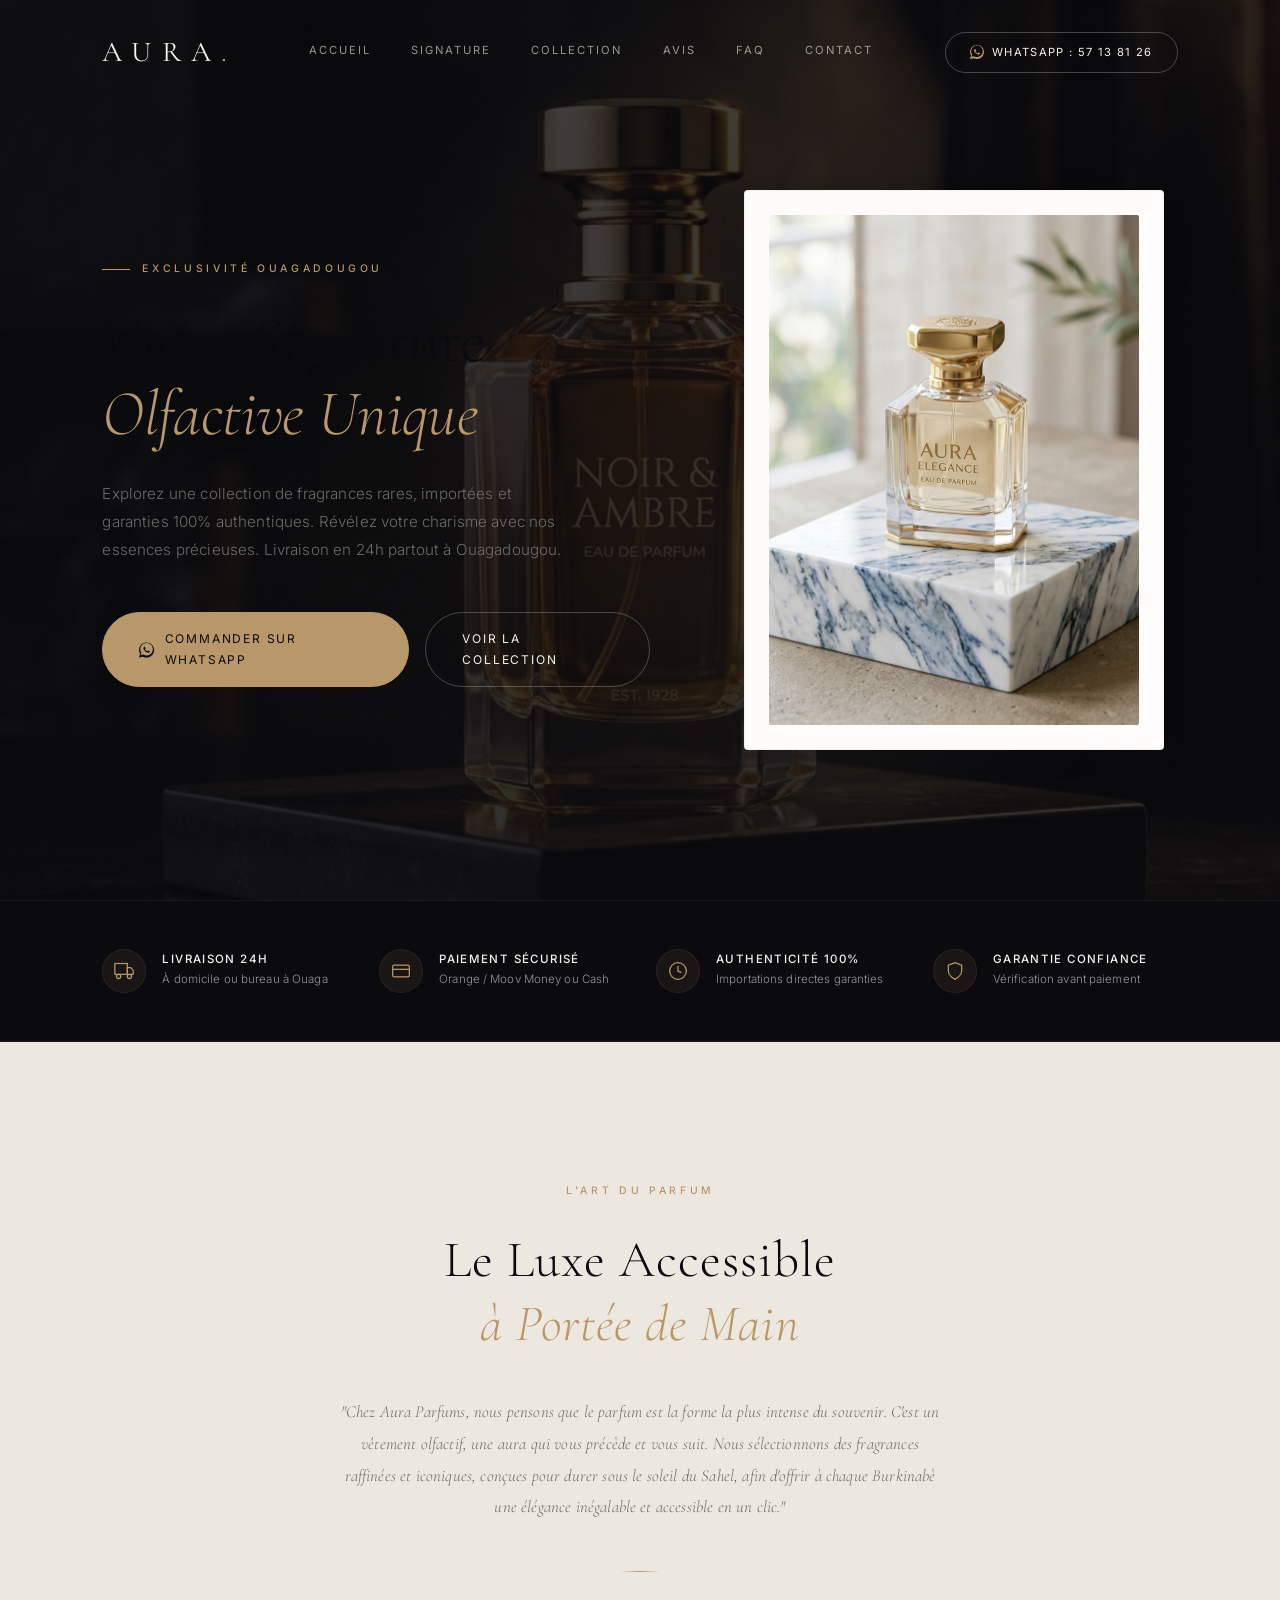
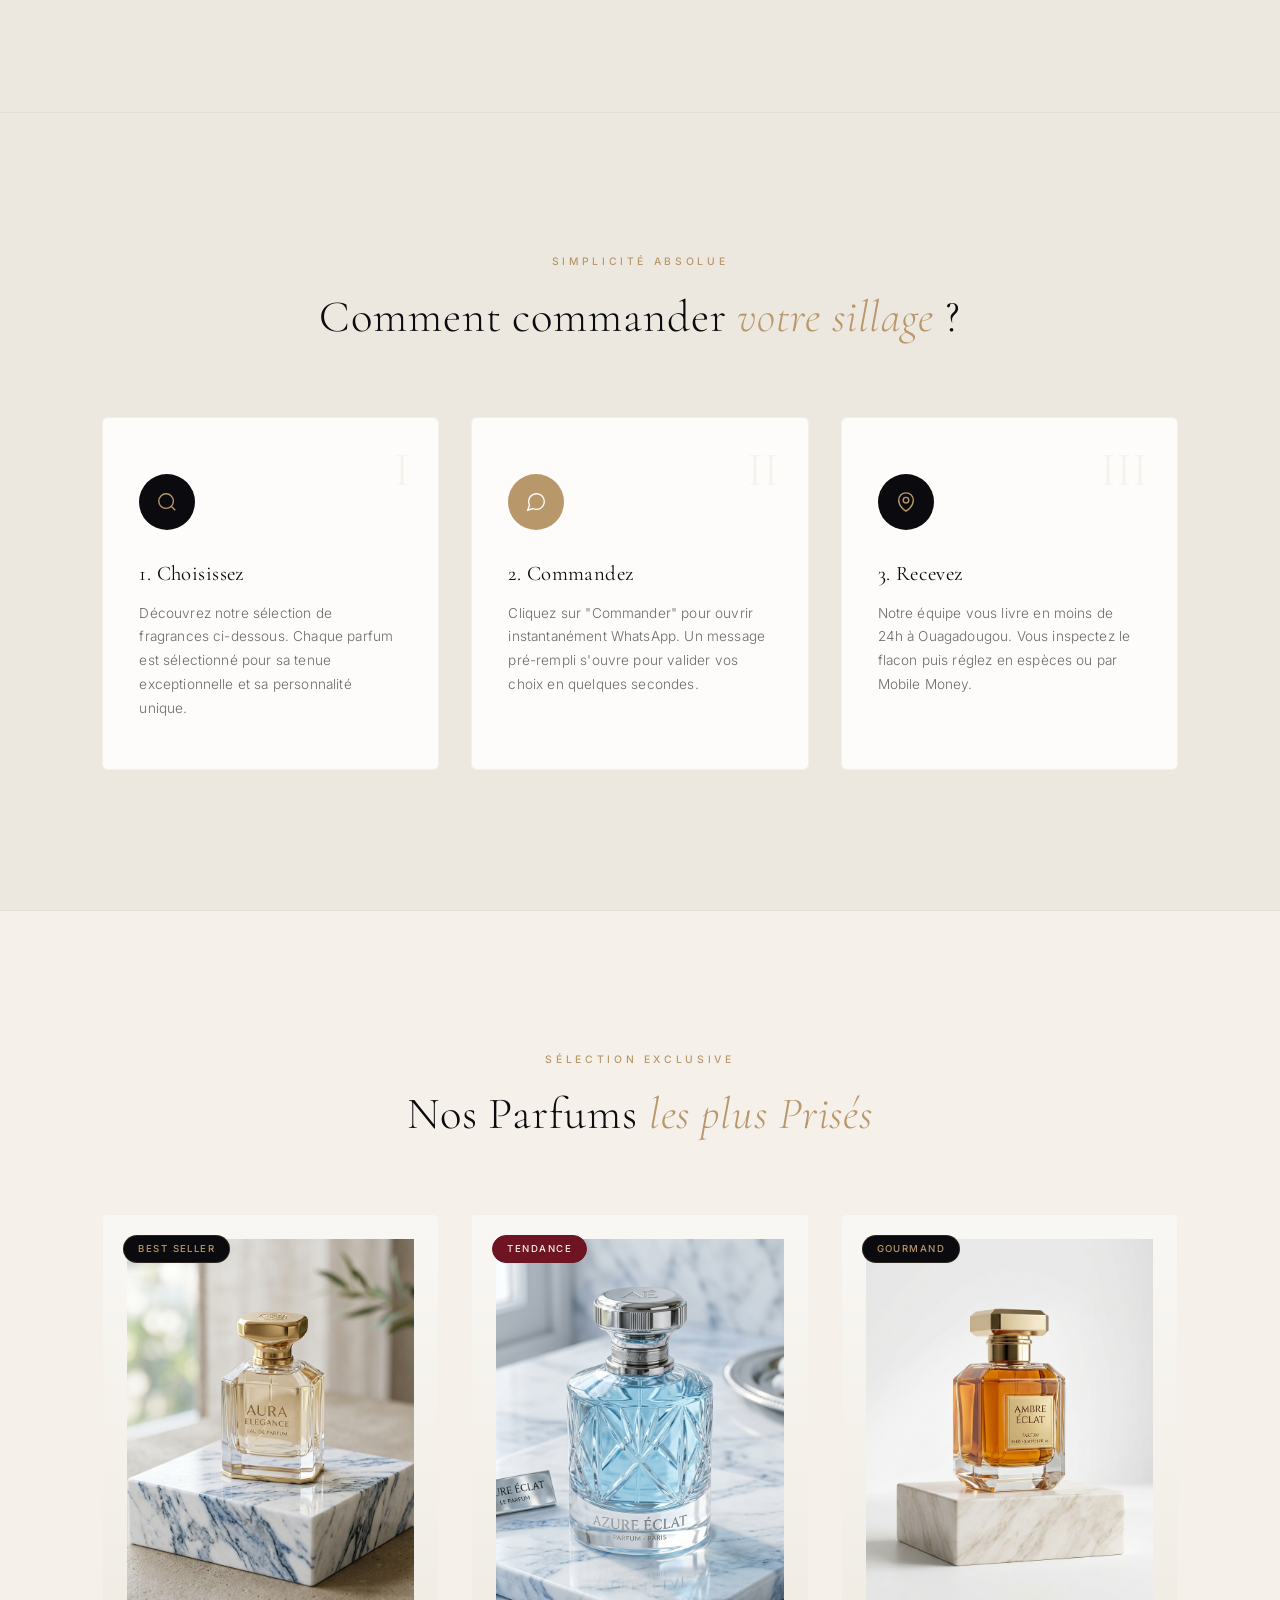
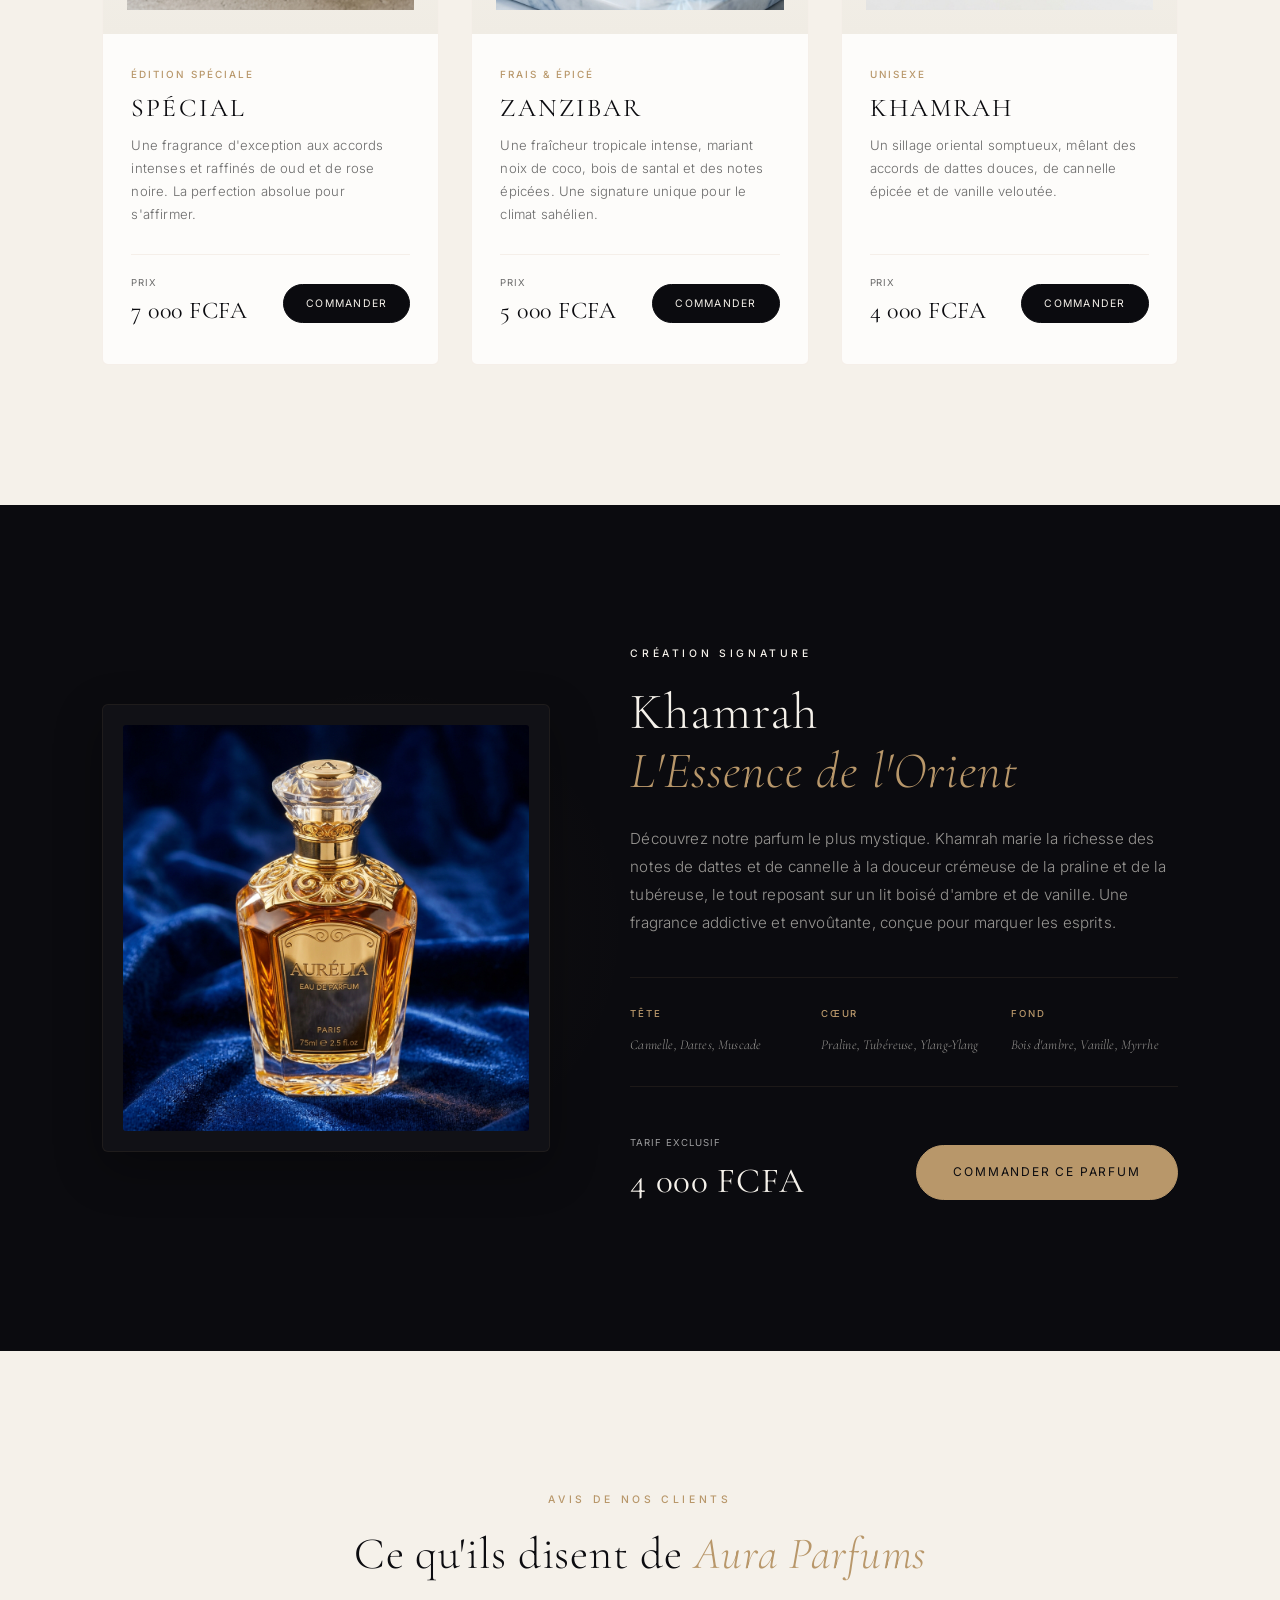
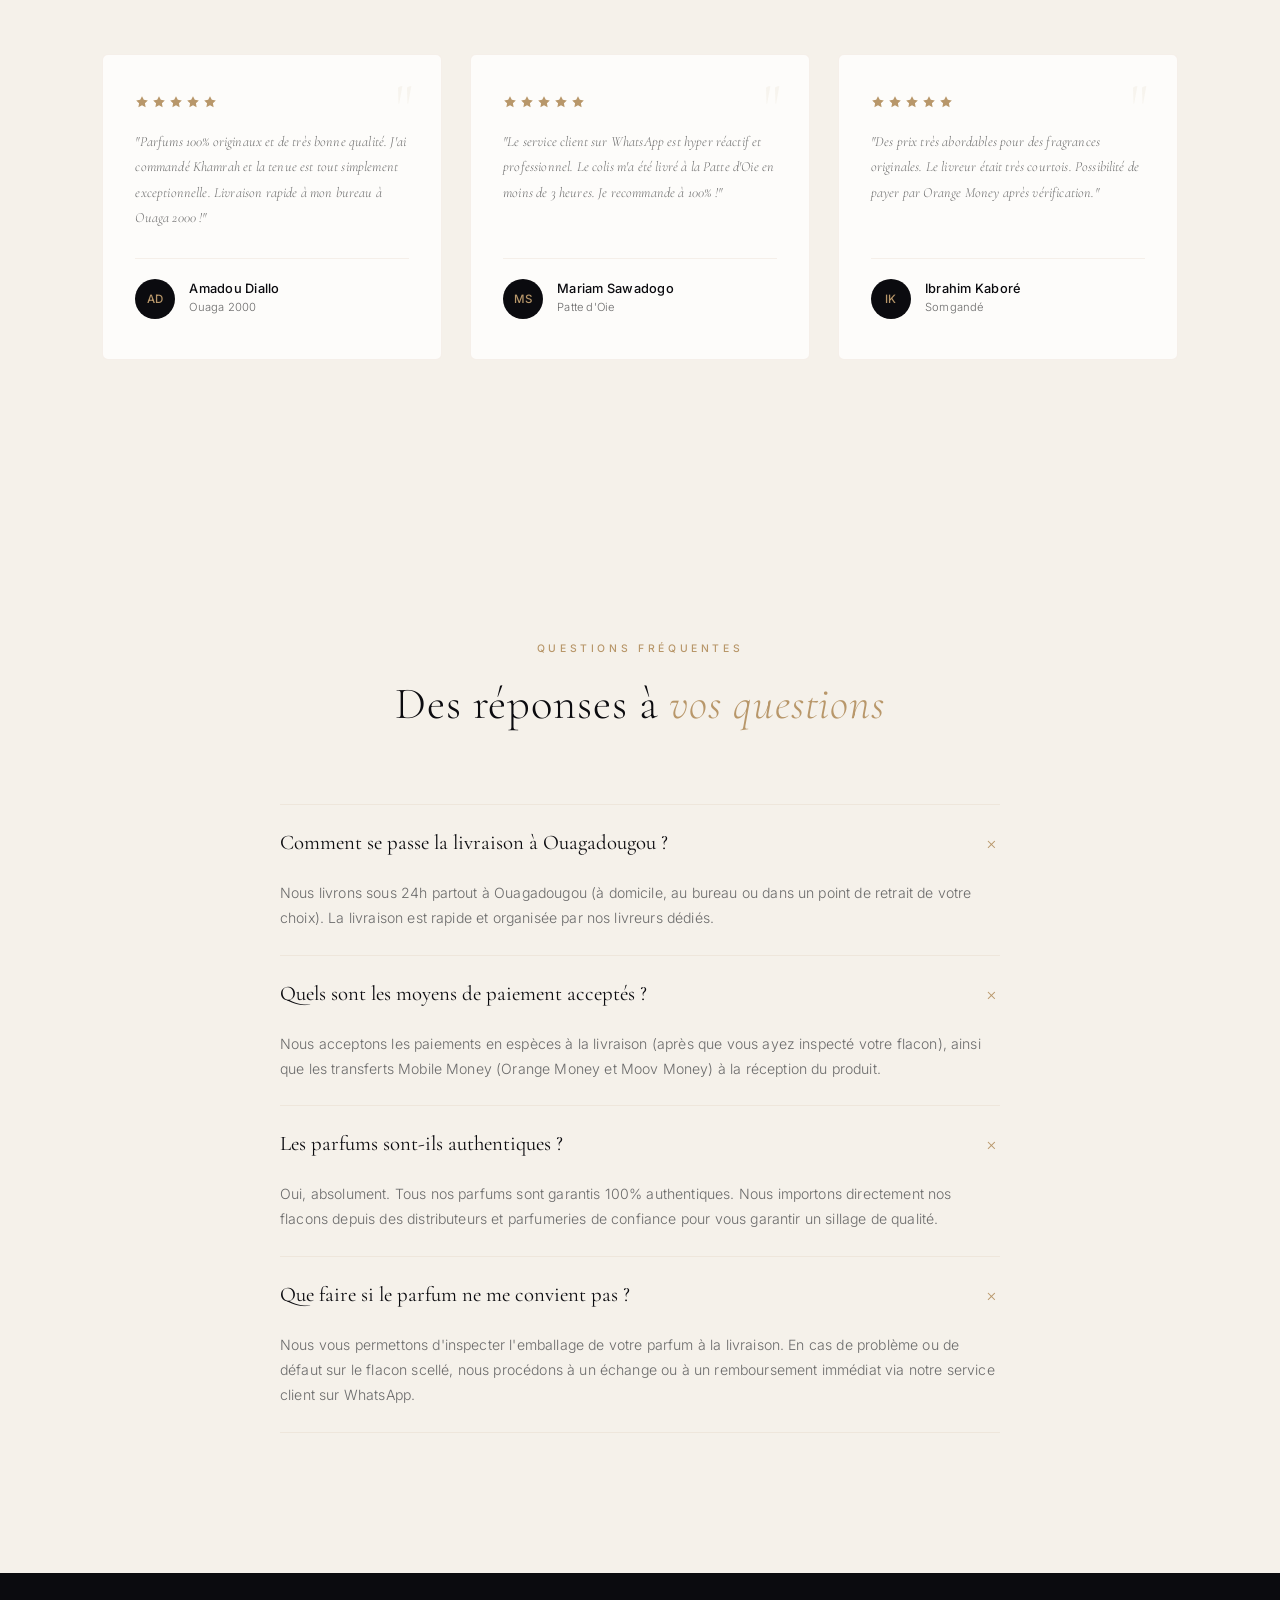
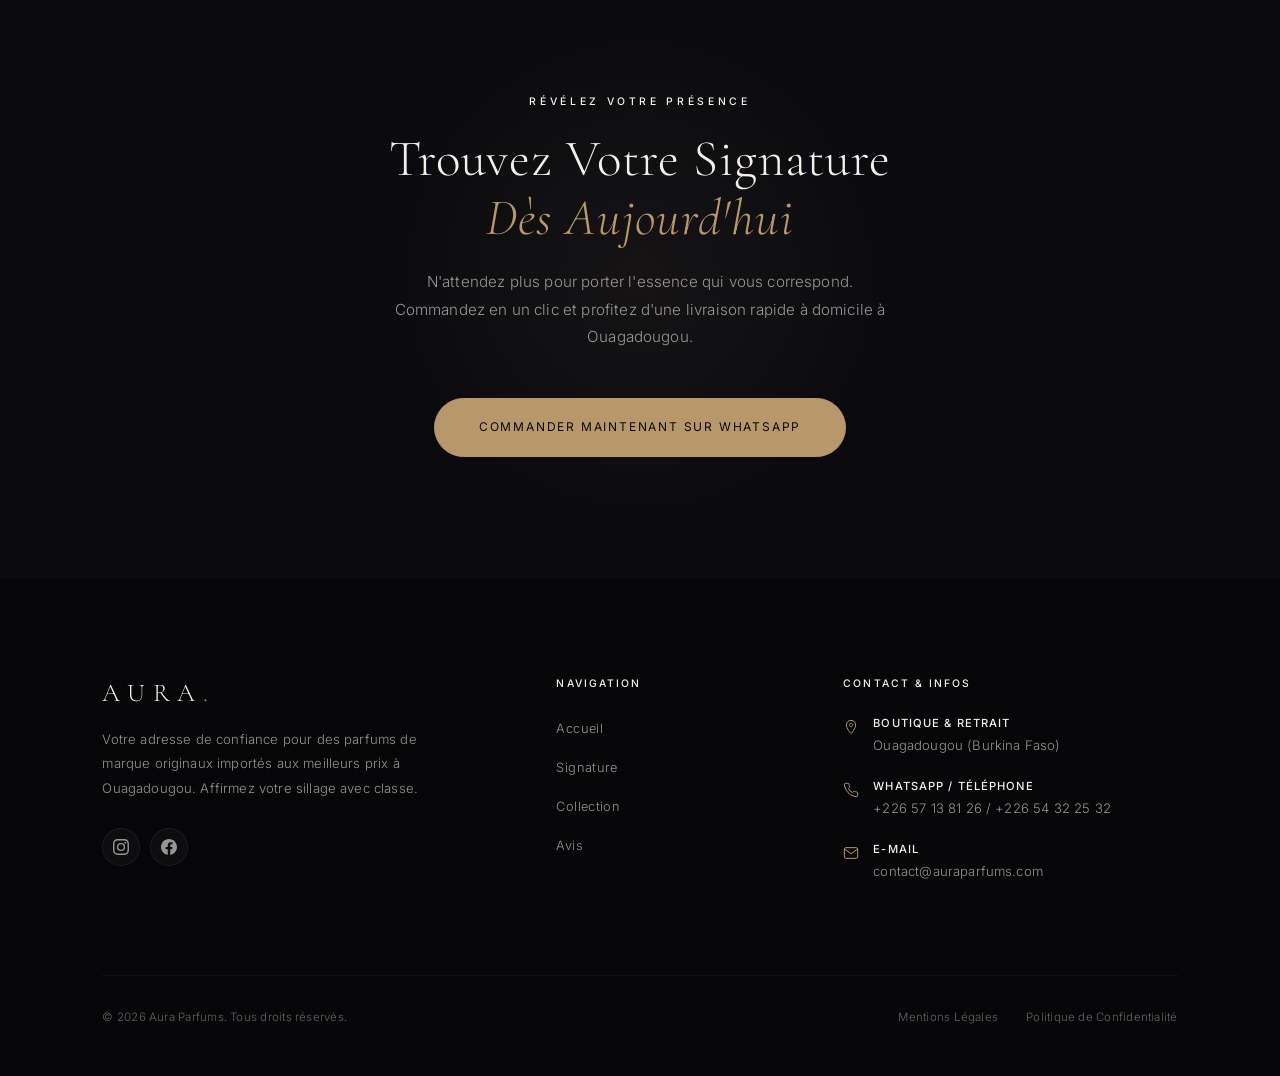
<file: index.html>
<!DOCTYPE html>
<html lang="fr">
<head>
    <meta charset="UTF-8">
    <meta name="viewport" content="width=device-width, initial-scale=1.0">
    <meta name="description" content="Aura Parfums - Collection de fragrances de luxe et d'orient importées et authentiques à Ouagadougou. Service de livraison 24h et paiement sécurisé.">
    <title>Aura Parfums | Haute Parfumerie à Ouagadougou</title>
    
    <!-- Link CSS -->
    <link rel="stylesheet" href="style.css">
</head>
<body>

    <!-- --- PRELOADER (LOADING SCREEN) --- -->
    <div id="preloader">
        <div class="preloader-content">
            <h2 class="preloader-logo">AURA</h2>
            <div class="preloader-line"></div>
        </div>
    </div>

    <!-- --- HEADER / NAVIGATION --- -->
    <header>
        <a href="#" class="logo">AURA<span>.</span></a>
        
        <nav class="nav-links" id="navLinks">
            <a href="#accueil">Accueil</a>
            <a href="#comment-ca-marche">Signature</a>
            <a href="#collection">Collection</a>
            <a href="#temoignages">Avis</a>
            <a href="#faq">FAQ</a>
            <a href="#contact">Contact</a>
        </nav>
        
        <a href="https://wa.me/22657138126?text=Bonjour%20Aura%20Parfums%2C%20je%20souhaite%20d%C3%A9couvrir%20vos%20parfums%20disponibles." target="_blank" class="header-cta">
            <!-- WhatsApp Custom SVG Icon -->
            <svg viewBox="0 0 24 24" width="16" height="16">
                <path d="M.057 24l1.687-6.163c-1.041-1.804-1.588-3.849-1.587-5.946C.06 5.348 5.397.01 12.008.01c3.202.001 6.212 1.248 8.477 3.514 2.266 2.268 3.507 5.28 3.505 8.484-.004 6.657-5.34 11.997-11.953 11.997-2.005-.001-3.973-.502-5.724-1.455L0 24zm6.59-4.846c1.666.988 3.307 1.492 5.345 1.493 5.489 0 9.957-4.469 9.96-9.962.002-2.661-1.033-5.163-2.909-7.04C17.167 1.77 14.67 .733 12.01.733c-5.492 0-9.96 4.47-9.963 9.963-.001 2.158.569 4.137 1.682 5.832l-1.018 3.714 3.936-1.03zM16.516 13.6c-.244-.122-1.45-.714-1.674-.795-.224-.082-.388-.122-.55.122-.164.245-.633.796-.776.959-.143.164-.286.184-.53.061-.244-.122-1.03-.38-1.962-1.21-.725-.647-1.215-1.447-1.357-1.693-.143-.245-.015-.378.107-.5.11-.11.244-.286.367-.428.122-.143.163-.245.244-.409.082-.164.041-.307-.02-.429-.062-.123-.55-1.328-.754-1.817-.199-.48-.401-.414-.55-.422-.143-.008-.307-.01-.47-.01-.164 0-.429.062-.653.307-.224.244-.857.837-.857 2.04 0 1.204.878 2.368.999 2.531.122.164 1.728 2.637 4.187 3.7.585.253 1.042.404 1.399.518.588.187 1.123.161 1.545.099.47-.069 1.45-.592 1.653-1.163.204-.572.204-1.062.143-1.163-.062-.102-.225-.164-.469-.286z"/>
            </svg>
            WhatsApp : 57 13 81 26
        </a>
        
        <button class="menu-btn" id="menuBtn" aria-label="Menu de navigation">
            <span></span>
            <span></span>
            <span></span>
        </button>
    </header>

    <!-- Mobile Menu Overlay Background -->
    <div class="nav-overlay" id="navOverlay"></div>

    <main>
        <!-- --- HERO SECTION --- -->
        <section class="hero" id="accueil">
            <div class="hero-content fade-in-up">
                <span class="hero-label">Exclusivité Ouagadougou</span>
                <h1>Votre Signature <span>Olfactive Unique</span></h1>
                <p>Explorez une collection de fragrances rares, importées et garanties 100% authentiques. Révélez votre charisme avec nos essences précieuses. Livraison en 24h partout à Ouagadougou.</p>
                
                <div class="hero-actions">
                    <a href="https://wa.me/22657138126?text=Bonjour%20Aura%20Parfums%2C%20je%20souhaite%20commander%20un%20parfum." target="_blank" class="btn-luxury-solid">
                        <!-- WhatsApp SVG -->
                        <svg viewBox="0 0 24 24">
                            <path d="M.057 24l1.687-6.163c-1.041-1.804-1.588-3.849-1.587-5.946C.06 5.348 5.397.01 12.008.01c3.202.001 6.212 1.248 8.477 3.514 2.266 2.268 3.507 5.28 3.505 8.484-.004 6.657-5.34 11.997-11.953 11.997-2.005-.001-3.973-.502-5.724-1.455L0 24zm6.59-4.846c1.666.988 3.307 1.492 5.345 1.493 5.489 0 9.957-4.469 9.96-9.962.002-2.661-1.033-5.163-2.909-7.04C17.167 1.77 14.67 .733 12.01.733c-5.492 0-9.96 4.47-9.963 9.963-.001 2.158.569 4.137 1.682 5.832l-1.018 3.714 3.936-1.03zM16.516 13.6c-.244-.122-1.45-.714-1.674-.795-.224-.082-.388-.122-.55.122-.164.245-.633.796-.776.959-.143.164-.286.184-.53.061-.244-.122-1.03-.38-1.962-1.21-.725-.647-1.215-1.447-1.357-1.693-.143-.245-.015-.378.107-.5.11-.11.244-.286.367-.428.122-.143.163-.245.244-.409.082-.164.041-.307-.02-.429-.062-.123-.55-1.328-.754-1.817-.199-.48-.401-.414-.55-.422-.143-.008-.307-.01-.47-.01-.164 0-.429.062-.653.307-.224.244-.857.837-.857 2.04 0 1.204.878 2.368.999 2.531.122.164 1.728 2.637 4.187 3.7.585.253 1.042.404 1.399.518.588.187 1.123.161 1.545.099.47-.069 1.45-.592 1.653-1.163.204-.572.204-1.062.143-1.163-.062-.102-.225-.164-.469-.286z"/>
                        </svg>
                        Commander sur WhatsApp
                    </a>
                    <a href="#collection" class="btn-luxury-outline">
                        Voir la collection
                    </a>
                </div>
            </div>
            
            <div class="hero-image-container fade-in-up delay-2">
                <div class="hero-image-wrapper">
                    <img src="perfume_hero.png" alt="Aura Parfums - Flacon de Luxe">
                </div>
            </div>
        </section>

        <!-- --- BANDEAU DE REASSURANCE --- -->
        <section class="reassurance-band">
            <div class="reassurance-grid">
                <!-- Item 1 -->
                <div class="reassurance-item">
                    <div class="reassurance-icon">
                        <svg viewBox="0 0 24 24"><rect x="1" y="3" width="15" height="13"></rect><polygon points="16 8 20 8 23 11 23 16 16 16 16 8"></polygon><circle cx="5.5" cy="18.5" r="2.5"></circle><circle cx="18.5" cy="18.5" r="2.5"></circle></svg>
                    </div>
                    <div class="reassurance-text">
                        <h3>Livraison 24h</h3>
                        <p>À domicile ou bureau à Ouaga</p>
                    </div>
                </div>
                <!-- Item 2 -->
                <div class="reassurance-item">
                    <div class="reassurance-icon">
                        <svg viewBox="0 0 24 24"><rect x="2" y="5" width="20" height="14" rx="2"></rect><line x1="2" y1="10" x2="22" y2="10"></line></svg>
                    </div>
                    <div class="reassurance-text">
                        <h3>Paiement Sécurisé</h3>
                        <p>Orange / Moov Money ou Cash</p>
                    </div>
                </div>
                <!-- Item 3 -->
                <div class="reassurance-item">
                    <div class="reassurance-icon">
                        <svg viewBox="0 0 24 24"><circle cx="12" cy="12" r="10"></circle><polyline points="12 6 12 12 16 14"></polyline></svg>
                    </div>
                    <div class="reassurance-text">
                        <h3>Authenticité 100%</h3>
                        <p>Importations directes garanties</p>
                    </div>
                </div>
                <!-- Item 4 -->
                <div class="reassurance-item">
                    <div class="reassurance-icon">
                        <svg viewBox="0 0 24 24"><path d="M12 22s8-4 8-10V5l-8-3-8 3v7c0 6 8 10 8 10z"></path></svg>
                    </div>
                    <div class="reassurance-text">
                        <h3>Garantie Confiance</h3>
                        <p>Vérification avant paiement</p>
                    </div>
                </div>
            </div>
        </section>

        <!-- --- STORYTELLING / BRAND STORY --- -->
        <section class="storytelling fade-in-up">
            <span class="story-label">L'Art du Parfum</span>
            <h2>Le Luxe Accessible <span>à Portée de Main</span></h2>
            <p>"Chez Aura Parfums, nous pensons que le parfum est la forme la plus intense du souvenir. C'est un vêtement olfactif, une aura qui vous précède et vous suit. Nous sélectionnons des fragrances raffinées et iconiques, conçues pour durer sous le soleil du Sahel, afin d'offrir à chaque Burkinabè une élégance inégalable et accessible en un clic."</p>
            <div class="story-divider"></div>
        </section>

        <!-- --- COMMENT CA MARCHE (HOW IT WORKS) --- -->
        <section class="section" id="comment-ca-marche">
            <div class="section-title-wrapper fade-in-up">
                <span class="section-label">Simplicité Absolue</span>
                <h2>Comment commander <span>votre sillage</span> ?</h2>
            </div>
            
            <div class="how-it-works-grid">
                <!-- Step 1 -->
                <div class="step-card fade-in-up delay-1">
                    <span class="step-number">I</span>
                    <div class="step-icon-wrapper">
                        <svg viewBox="0 0 24 24"><circle cx="11" cy="11" r="8"></circle><line x1="21" y1="21" x2="16.65" y2="16.65"></line></svg>
                    </div>
                    <h3>1. Choisissez</h3>
                    <p>Découvrez notre sélection de fragrances ci-dessous. Chaque parfum est sélectionné pour sa tenue exceptionnelle et sa personnalité unique.</p>
                </div>
                
                <!-- Step 2 -->
                <div class="step-card fade-in-up delay-2">
                    <span class="step-number">II</span>
                    <div class="step-icon-wrapper">
                        <svg viewBox="0 0 24 24"><path d="M21 11.5a8.38 8.38 0 0 1-.9 3.8 8.5 8.5 0 0 1-7.6 4.7 8.38 8.38 0 0 1-3.8-.9L3 21l1.9-5.7a8.38 8.38 0 0 1-.9-3.8 8.5 8.5 0 0 1 4.7-7.6 8.38 8.38 0 0 1 3.8-.9h.5a8.48 8.48 0 0 1 8 8v.5z"></path></svg>
                    </div>
                    <h3>2. Commandez</h3>
                    <p>Cliquez sur "Commander" pour ouvrir instantanément WhatsApp. Un message pré-rempli s'ouvre pour valider vos choix en quelques secondes.</p>
                </div>
                
                <!-- Step 3 -->
                <div class="step-card fade-in-up delay-3">
                    <span class="step-number">III</span>
                    <div class="step-icon-wrapper">
                        <svg viewBox="0 0 24 24"><path d="M12 22s-8-4.5-8-11.8A8 8 0 0 1 12 2a8 8 0 0 1 8 8.2c0 7.3-8 11.8-8 11.8z"></path><circle cx="12" cy="10" r="3"></circle></svg>
                    </div>
                    <h3>3. Recevez</h3>
                    <p>Notre équipe vous livre en moins de 24h à Ouagadougou. Vous inspectez le flacon puis réglez en espèces ou par Mobile Money.</p>
                </div>
            </div>
        </section>

        <!-- --- COLLECTION / CATALOG SECTION --- -->
        <section class="section" id="collection" style="background-color: var(--bg-cream); border-top: var(--border-thin);">
            <div class="section-title-wrapper fade-in-up">
                <span class="section-label">Sélection Exclusive</span>
                <h2>Nos Parfums <span>les plus Prisés</span></h2>
            </div>
            
            <div class="showcase-grid">
                <!-- Product 1 -->
                <div class="product-card fade-in-up delay-1">
                    <div class="product-image-box">
                        <span class="product-tag">Best Seller</span>
                        <img src="perfume_hero.png" alt="Parfum SPÉCIAL">
                    </div>
                    <div class="product-info">
                        <span class="product-category">Édition Spéciale</span>
                        <h3 class="product-title">SPÉCIAL</h3>
                        <p class="product-desc">Une fragrance d'exception aux accords intenses et raffinés de oud et de rose noire. La perfection absolue pour s'affirmer.</p>
                        <div class="product-footer">
                            <div class="product-price">
                                <span class="price-label">Prix</span>
                                <span class="price-val">7 000 FCFA</span>
                            </div>
                            <a href="https://wa.me/22657138126?text=Bonjour%20Aura%20Parfums%2C%20je%20souhaite%20commander%20le%20parfum%20*SP%C3%89CIAL*%20(7%20000%20FCFA)." target="_blank" class="btn-order-gold" aria-label="Commander SPÉCIAL">
                                <span>Commander</span>
                            </a>
                        </div>
                    </div>
                </div>

                <!-- Product 2 -->
                <div class="product-card fade-in-up delay-2">
                    <div class="product-image-box">
                        <span class="product-tag product-tag-bordeaux">Tendance</span>
                        <img src="perfume_crystal.png" alt="Parfum ZANZIBAR">
                    </div>
                    <div class="product-info">
                        <span class="product-category">Frais & Épicé</span>
                        <h3 class="product-title">ZANZIBAR</h3>
                        <p class="product-desc">Une fraîcheur tropicale intense, mariant noix de coco, bois de santal et des notes épicées. Une signature unique pour le climat sahélien.</p>
                        <div class="product-footer">
                            <div class="product-price">
                                <span class="price-label">Prix</span>
                                <span class="price-val">5 000 FCFA</span>
                            </div>
                            <a href="https://wa.me/22657138126?text=Bonjour%20Aura%20Parfums%2C%20je%20souhaite%20commander%20le%20parfum%20*ZANZIBAR*%20(5%20000%20FCFA)." target="_blank" class="btn-order-gold" aria-label="Commander ZANZIBAR">
                                <span>Commander</span>
                            </a>
                        </div>
                    </div>
                </div>

                <!-- Product 3 -->
                <div class="product-card fade-in-up delay-3">
                    <div class="product-image-box">
                        <span class="product-tag">Gourmand</span>
                        <img src="perfume_khamrah.png" alt="Parfum KHAMRAH">
                    </div>
                    <div class="product-info">
                        <span class="product-category">Unisexe</span>
                        <h3 class="product-title">KHAMRAH</h3>
                        <p class="product-desc">Un sillage oriental somptueux, mêlant des accords de dattes douces, de cannelle épicée et de vanille veloutée.</p>
                        <div class="product-footer">
                            <div class="product-price">
                                <span class="price-label">Prix</span>
                                <span class="price-val">4 000 FCFA</span>
                            </div>
                            <a href="https://wa.me/22657138126?text=Bonjour%20Aura%20Parfums%2C%20je%20souhaite%20commander%20le%20parfum%20*KHAMRAH*%20(4%20000%20FCFA)." target="_blank" class="btn-order-gold" aria-label="Commander KHAMRAH">
                                <span>Commander</span>
                            </a>
                        </div>
                    </div>
                </div>
            </div>
        </section>

        <!-- --- FEATURED SIGNATURE PRODUCT (Mise en avant dramatique) --- -->
        <section class="featured-perfume">
            <div class="featured-image-container fade-in-up">
                <img src="perfume_gold.png" alt="Khamrah d'Aura Parfums">
            </div>
            
            <div class="featured-content fade-in-up delay-2">
                <span class="section-label" style="color: var(--accent-gold);">Création Signature</span>
                <h2>Khamrah <span>L'Essence de l'Orient</span></h2>
                <p class="featured-desc">Découvrez notre parfum le plus mystique. Khamrah marie la richesse des notes de dattes et de cannelle à la douceur crémeuse de la praline et de la tubéreuse, le tout reposant sur un lit boisé d'ambre et de vanille. Une fragrance addictive et envoûtante, conçue pour marquer les esprits.</p>
                
                <div class="olfactory-notes">
                    <div class="note-item">
                        <strong>Tête</strong>
                        <span>Cannelle, Dattes, Muscade</span>
                    </div>
                    <div class="note-item">
                        <strong>Cœur</strong>
                        <span>Praline, Tubéreuse, Ylang-Ylang</span>
                    </div>
                    <div class="note-item">
                        <strong>Fond</strong>
                        <span>Bois d'ambre, Vanille, Myrrhe</span>
                    </div>
                </div>
                
                <div class="product-footer" style="border-top: none; padding-top: 0;">
                    <div class="product-price">
                        <span class="price-label" style="color: rgba(255,255,255,0.6);">Tarif Exclusif</span>
                        <span class="price-val" style="color: var(--accent-gold); font-size: 2.2rem;">4 000 FCFA</span>
                    </div>
                    <a href="https://wa.me/22657138126?text=Bonjour%20Aura%20Parfums%2C%20je%20souhaite%20commander%20le%20parfum%20signature%20*KHAMRAH*%20(4%20000%20FCFA)." target="_blank" class="btn-luxury-solid">
                        Commander ce parfum
                    </a>
                </div>
            </div>
        </section>

        <!-- --- TESTIMONIALS SECTION --- -->
        <section class="section" id="temoignages" style="background-color: var(--bg-cream);">
            <div class="section-title-wrapper fade-in-up">
                <span class="section-label">Avis de nos Clients</span>
                <h2>Ce qu'ils disent de <span>Aura Parfums</span></h2>
            </div>
            
            <div class="testimonials-grid">
                <!-- Testimonial 1 -->
                <div class="testimonial-card fade-in-up delay-1">
                    <div class="rating-stars">
                        <svg viewBox="0 0 24 24"><polygon points="12 2 15.09 8.26 22 9.27 17 14.14 18.18 21.02 12 17.77 5.82 21.02 7 14.14 2 9.27 8.91 8.26 12 2"></polygon></svg>
                        <svg viewBox="0 0 24 24"><polygon points="12 2 15.09 8.26 22 9.27 17 14.14 18.18 21.02 12 17.77 5.82 21.02 7 14.14 2 9.27 8.91 8.26 12 2"></polygon></svg>
                        <svg viewBox="0 0 24 24"><polygon points="12 2 15.09 8.26 22 9.27 17 14.14 18.18 21.02 12 17.77 5.82 21.02 7 14.14 2 9.27 8.91 8.26 12 2"></polygon></svg>
                        <svg viewBox="0 0 24 24"><polygon points="12 2 15.09 8.26 22 9.27 17 14.14 18.18 21.02 12 17.77 5.82 21.02 7 14.14 2 9.27 8.91 8.26 12 2"></polygon></svg>
                        <svg viewBox="0 0 24 24"><polygon points="12 2 15.09 8.26 22 9.27 17 14.14 18.18 21.02 12 17.77 5.82 21.02 7 14.14 2 9.27 8.91 8.26 12 2"></polygon></svg>
                    </div>
                    <p class="testimonial-text">"Parfums 100% originaux et de très bonne qualité. J'ai commandé Khamrah et la tenue est tout simplement exceptionnelle. Livraison rapide à mon bureau à Ouaga 2000 !"</p>
                    <div class="testimonial-author">
                        <div class="author-avatar">AD</div>
                        <div class="author-info">
                            <h4>Amadou Diallo</h4>
                            <p>Ouaga 2000</p>
                        </div>
                    </div>
                </div>

                <!-- Testimonial 2 -->
                <div class="testimonial-card fade-in-up delay-2">
                    <div class="rating-stars">
                        <svg viewBox="0 0 24 24"><polygon points="12 2 15.09 8.26 22 9.27 17 14.14 18.18 21.02 12 17.77 5.82 21.02 7 14.14 2 9.27 8.91 8.26 12 2"></polygon></svg>
                        <svg viewBox="0 0 24 24"><polygon points="12 2 15.09 8.26 22 9.27 17 14.14 18.18 21.02 12 17.77 5.82 21.02 7 14.14 2 9.27 8.91 8.26 12 2"></polygon></svg>
                        <svg viewBox="0 0 24 24"><polygon points="12 2 15.09 8.26 22 9.27 17 14.14 18.18 21.02 12 17.77 5.82 21.02 7 14.14 2 9.27 8.91 8.26 12 2"></polygon></svg>
                        <svg viewBox="0 0 24 24"><polygon points="12 2 15.09 8.26 22 9.27 17 14.14 18.18 21.02 12 17.77 5.82 21.02 7 14.14 2 9.27 8.91 8.26 12 2"></polygon></svg>
                        <svg viewBox="0 0 24 24"><polygon points="12 2 15.09 8.26 22 9.27 17 14.14 18.18 21.02 12 17.77 5.82 21.02 7 14.14 2 9.27 8.91 8.26 12 2"></polygon></svg>
                    </div>
                    <p class="testimonial-text">"Le service client sur WhatsApp est hyper réactif et professionnel. Le colis m'a été livré à la Patte d'Oie en moins de 3 heures. Je recommande à 100% !"</p>
                    <div class="testimonial-author">
                        <div class="author-avatar">MS</div>
                        <div class="author-info">
                            <h4>Mariam Sawadogo</h4>
                            <p>Patte d'Oie</p>
                        </div>
                    </div>
                </div>

                <!-- Testimonial 3 -->
                <div class="testimonial-card fade-in-up delay-3">
                    <div class="rating-stars">
                        <svg viewBox="0 0 24 24"><polygon points="12 2 15.09 8.26 22 9.27 17 14.14 18.18 21.02 12 17.77 5.82 21.02 7 14.14 2 9.27 8.91 8.26 12 2"></polygon></svg>
                        <svg viewBox="0 0 24 24"><polygon points="12 2 15.09 8.26 22 9.27 17 14.14 18.18 21.02 12 17.77 5.82 21.02 7 14.14 2 9.27 8.91 8.26 12 2"></polygon></svg>
                        <svg viewBox="0 0 24 24"><polygon points="12 2 15.09 8.26 22 9.27 17 14.14 18.18 21.02 12 17.77 5.82 21.02 7 14.14 2 9.27 8.91 8.26 12 2"></polygon></svg>
                        <svg viewBox="0 0 24 24"><polygon points="12 2 15.09 8.26 22 9.27 17 14.14 18.18 21.02 12 17.77 5.82 21.02 7 14.14 2 9.27 8.91 8.26 12 2"></polygon></svg>
                        <svg viewBox="0 0 24 24"><polygon points="12 2 15.09 8.26 22 9.27 17 14.14 18.18 21.02 12 17.77 5.82 21.02 7 14.14 2 9.27 8.91 8.26 12 2"></polygon></svg>
                    </div>
                    <p class="testimonial-text">"Des prix très abordables pour des fragrances originales. Le livreur était très courtois. Possibilité de payer par Orange Money après vérification."</p>
                    <div class="testimonial-author">
                        <div class="author-avatar">IK</div>
                        <div class="author-info">
                            <h4>Ibrahim Kaboré</h4>
                            <p>Somgandé</p>
                        </div>
                    </div>
                </div>
            </div>
        </section>

        <!-- --- FAQ SECTION (DISCRETE ACCORDION) --- -->
        <section class="section" id="faq" style="background-color: var(--bg-cream); border-top: var(--border-thin);">
            <div class="section-title-wrapper fade-in-up">
                <span class="section-label">Questions Fréquentes</span>
                <h2>Des réponses à <span>vos questions</span></h2>
            </div>
            
            <div class="faq-container">
                <!-- FAQ Item 1 -->
                <div class="faq-item fade-in-up">
                    <button class="faq-question">
                        <span>Comment se passe la livraison à Ouagadougou ?</span>
                        <span class="faq-icon">+</span>
                    </button>
                    <div class="faq-answer">
                        <p>Nous livrons sous 24h partout à Ouagadougou (à domicile, au bureau ou dans un point de retrait de votre choix). La livraison est rapide et organisée par nos livreurs dédiés.</p>
                    </div>
                </div>
                <!-- FAQ Item 2 -->
                <div class="faq-item fade-in-up">
                    <button class="faq-question">
                        <span>Quels sont les moyens de paiement acceptés ?</span>
                        <span class="faq-icon">+</span>
                    </button>
                    <div class="faq-answer">
                        <p>Nous acceptons les paiements en espèces à la livraison (après que vous ayez inspecté votre flacon), ainsi que les transferts Mobile Money (Orange Money et Moov Money) à la réception du produit.</p>
                    </div>
                </div>
                <!-- FAQ Item 3 -->
                <div class="faq-item fade-in-up">
                    <button class="faq-question">
                        <span>Les parfums sont-ils authentiques ?</span>
                        <span class="faq-icon">+</span>
                    </button>
                    <div class="faq-answer">
                        <p>Oui, absolument. Tous nos parfums sont garantis 100% authentiques. Nous importons directement nos flacons depuis des distributeurs et parfumeries de confiance pour vous garantir un sillage de qualité.</p>
                    </div>
                </div>
                <!-- FAQ Item 4 -->
                <div class="faq-item fade-in-up">
                    <button class="faq-question">
                        <span>Que faire si le parfum ne me convient pas ?</span>
                        <span class="faq-icon">+</span>
                    </button>
                    <div class="faq-answer">
                        <p>Nous vous permettons d'inspecter l'emballage de votre parfum à la livraison. En cas de problème ou de défaut sur le flacon scellé, nous procédons à un échange ou à un remboursement immédiat via notre service client sur WhatsApp.</p>
                    </div>
                </div>
            </div>
        </section>

        <!-- --- FINAL CTA --- -->
        <section class="final-cta">
            <div class="fade-in-up">
                <span class="section-label" style="color: var(--accent-gold);">Révélez votre présence</span>
                <h2>Trouvez Votre Signature <span>Dès Aujourd'hui</span></h2>
                <p>N'attendez plus pour porter l'essence qui vous correspond. Commandez en un clic et profitez d'une livraison rapide à domicile à Ouagadougou.</p>
                <a href="https://wa.me/22657138126?text=Bonjour%20Aura%20Parfums%2C%20je%20souhaite%20commander%20un%20parfum." target="_blank" class="btn-luxury-solid">
                    Commander maintenant sur WhatsApp
                </a>
            </div>
        </section>
    </main>

    <!-- --- FOOTER --- -->
    <footer id="contact">
        <div class="footer-grid">
            <!-- Footer brand info -->
            <div class="footer-info">
                <h3>AURA<span>.</span></h3>
                <p>Votre adresse de confiance pour des parfums de marque originaux importés aux meilleurs prix à Ouagadougou. Affirmez votre sillage avec classe.</p>
                <div class="social-links">
                    <a href="#" class="social-icon" aria-label="Instagram">
                        <svg viewBox="0 0 24 24" width="18" height="18"><path d="M12 2.163c3.204 0 3.584.012 4.85.07 3.252.148 4.771 1.691 4.919 4.919.058 1.265.069 1.645.069 4.849 0 3.205-.012 3.584-.069 4.849-.149 3.225-1.664 4.771-4.919 4.919-1.266.058-1.644.07-4.85.07-3.204 0-3.584-.012-4.849-.07-3.26-.149-4.771-1.699-4.919-4.92-.058-1.265-.07-1.644-.07-4.849 0-3.204.013-3.583.07-4.849.149-3.227 1.664-4.771 4.919-4.919 1.266-.057 1.645-.069 4.849-.069zM12 0C8.741 0 8.333.014 7.053.072 2.695.272.273 2.69.073 7.051.014 8.333 0 8.741 0 12c0 3.259.014 3.668.072 4.948.2 4.358 2.618 6.78 6.98 6.98 1.281.058 1.689.072 4.948.072 3.259 0 3.668-.014 4.948-.072 4.354-.2 6.782-2.618 6.979-6.98.059-1.28.073-1.689.073-4.948 0-3.259-.014-3.667-.072-4.947-.196-4.354-2.617-6.78-6.979-6.98C15.668.014 15.259 0 12 0zm0 5.838a6.162 6.162 0 1 0 0 12.324 6.162 6.162 0 0 0 0-12.324zM12 16a4 4 0 1 1 0-8 4 4 0 0 1 0 8zm6.406-11.845a1.44 1.44 0 1 0 0 2.881 1.44 1.44 0 0 0 0-2.881z"/></svg>
                    </a>
                    <a href="#" class="social-icon" aria-label="Facebook">
                        <svg viewBox="0 0 24 24" width="18" height="18"><path d="M24 12.073c0-6.627-5.373-12-12-12s-12 5.373-12 12c0 5.99 4.388 10.954 10.125 11.854v-8.385H7.078v-3.47h3.047V9.43c0-3.007 1.792-4.669 4.533-4.669 1.312 0 2.686.235 2.686.235v2.953H15.83c-1.491 0-1.956.925-1.956 1.874v2.25h3.328l-.532 3.47h-2.796v8.385C19.612 23.027 24 18.062 24 12.073z"/></svg>
                    </a>
                </div>
            </div>

            <!-- Footer links -->
            <div class="footer-links">
                <h4>Navigation</h4>
                <ul class="footer-links-list">
                    <li><a href="#accueil">Accueil</a></li>
                    <li><a href="#comment-ca-marche">Signature</a></li>
                    <li><a href="#collection">Collection</a></li>
                    <li><a href="#temoignages">Avis</a></li>
                </ul>
            </div>

            <!-- Footer contact info -->
            <div class="footer-contact">
                <h4>Contact & Infos</h4>
                <div class="contact-item">
                    <div class="contact-icon-box">
                        <svg viewBox="0 0 24 24"><path d="M12 2C8.13 2 5 5.13 5 9c0 5.25 7 13 7 13s7-7.75 7-13c0-3.87-3.13-7-7-7zm0 9.5c-1.38 0-2.5-1.12-2.5-2.5s1.12-2.5 2.5-2.5 2.5 1.12 2.5 2.5-1.12 2.5-2.5 2.5z"/></svg>
                    </div>
                    <div class="contact-text">
                        <strong>Boutique & Retrait</strong>
                        Ouagadougou (Burkina Faso)
                    </div>
                </div>

                <div class="contact-item">
                    <div class="contact-icon-box">
                        <svg viewBox="0 0 24 24"><path d="M22 16.92v3a2 2 0 0 1-2.18 2 19.79 19.79 0 0 1-8.63-3.07 19.5 19.5 0 0 1-6-6 19.79 19.79 0 0 1-3.07-8.67A2 2 0 0 1 4.11 2h3a2 2 0 0 1 2 1.72 12.84 12.84 0 0 0 .7 2.81 2 2 0 0 1-.45 2.11L8.09 9.91a16 16 0 0 0 6 6l1.27-1.27a2 2 0 0 1 2.11-.45 12.84 12.84 0 0 0 2.81.7A2 2 0 0 1 22 16.92z"/></svg>
                    </div>
                    <div class="contact-text">
                        <strong>WhatsApp / Téléphone</strong>
                        +226 57 13 81 26 / +226 54 32 25 32
                    </div>
                </div>

                <div class="contact-item">
                    <div class="contact-icon-box">
                        <svg viewBox="0 0 24 24"><path d="M4 4h16c1.1 0 2 .9 2 2v12c0 1.1-.9 2-2 2H4c-1.1 0-2-.9-2-2V6c0-1.1.9-2 2-2z"></path><polyline points="22,6 12,13 2,6"></polyline></svg>
                    </div>
                    <div class="contact-text">
                        <strong>E-mail</strong>
                        contact@auraparfums.com
                    </div>
                </div>
            </div>
        </div>

        <div class="footer-bottom">
            <p>&copy; 2026 Aura Parfums. Tous droits réservés.</p>
            <div class="footer-bottom-links">
                <a href="#">Mentions Légales</a>
                <a href="#">Politique de Confidentialité</a>
            </div>
        </div>
    </footer>

    <!-- --- JAVASCRIPT --- -->
    <script src="script.js"></script>
</body>
</html>
</file>
<file: style.css>
/* ============================================================
   AURA PARFUMS — Luxury Design System
   Inspired by high-end perfume houses (Byredo, Le Labo, Tom Ford)
   ============================================================ */

/* Import Google Fonts — Elegant serif + clean sans-serif */
@import url('https://fonts.googleapis.com/css2?family=Cormorant+Garamond:ital,wght@0,300;0,400;0,500;0,600;1,300;1,400;1,500&family=Inter:wght@300;400;500;600&display=swap');

/* ---- CSS Custom Properties ---- */
:root {
    /* Core Palette */
    --noir:            #0B0B0F;
    --noir-soft:       #111116;
    --noir-card:       #15151B;
    --noir-elevated:   #1A1A22;
    --creme:           #F5F1EA;
    --creme-soft:      #EDE8DF;
    --blanc:           #FDFCFA;
    --or:              #B8976A;
    --or-hover:        #C9A97A;
    --or-muted:        rgba(184, 151, 106, 0.15);
    --or-glow:         rgba(184, 151, 106, 0.08);
    --bordeaux:        #6E1423;

    /* Text Colors */
    --text-noir:       #0B0B0F;
    --text-muted:      #6B6B6B;
    --text-light:      #F5F1EA;
    --text-light-soft: rgba(245, 241, 234, 0.6);
    --text-light-muted:rgba(245, 241, 234, 0.4);

    /* Typography */
    --font-serif:      'Cormorant Garamond', 'Georgia', serif;
    --font-sans:       'Inter', 'Helvetica Neue', sans-serif;

    /* Borders */
    --border-subtle:   1px solid rgba(184, 151, 106, 0.12);
    --border-light:    1px solid rgba(184, 151, 106, 0.08);
    --border-dark:     1px solid rgba(255, 255, 255, 0.06);

    /* Shadows */
    --shadow-sm:       0 2px 12px rgba(0, 0, 0, 0.04);
    --shadow-md:       0 8px 32px rgba(0, 0, 0, 0.06);
    --shadow-lg:       0 16px 48px rgba(0, 0, 0, 0.08);
    --shadow-gold:     0 8px 32px rgba(184, 151, 106, 0.08);
    --shadow-dark:     0 16px 48px rgba(0, 0, 0, 0.3);

    /* Motion */
    --ease-luxury:     cubic-bezier(0.16, 1, 0.3, 1);
    --ease-smooth:     cubic-bezier(0.4, 0, 0.2, 1);
    --duration:        0.5s;
    --duration-slow:   0.8s;

    /* Spacing */
    --section-pad-x:   8%;
    --section-pad-y:   140px;
}

/* ---- Reset & Base ---- */
*, *::before, *::after {
    box-sizing: border-box;
    margin: 0;
    padding: 0;
}

html {
    scroll-behavior: smooth;
    font-size: 16px;
    background-color: var(--noir);
    -webkit-font-smoothing: antialiased;
    -moz-osx-font-smoothing: grayscale;
}

body {
    font-family: var(--font-sans);
    font-weight: 300;
    color: var(--text-noir);
    background-color: var(--creme);
    line-height: 1.7;
    overflow-x: hidden;
    letter-spacing: 0.01em;
}

h1, h2, h3, h4, h5, h6 {
    font-family: var(--font-serif);
    font-weight: 400;
    color: var(--text-noir);
    letter-spacing: 0.02em;
    line-height: 1.15;
}

img {
    max-width: 100%;
    height: auto;
    display: block;
}

a {
    text-decoration: none;
    color: inherit;
    transition: all var(--duration) var(--ease-luxury);
}

ul { list-style: none; }

button {
    background: none;
    border: none;
    cursor: pointer;
    font-family: var(--font-sans);
}

/* Utility */
.section {
    padding: var(--section-pad-y) var(--section-pad-x);
    position: relative;
}

/* ============================================================
   PRELOADER
   ============================================================ */
#preloader {
    position: fixed;
    inset: 0;
    background-color: var(--noir);
    display: flex;
    align-items: center;
    justify-content: center;
    z-index: 9999;
    transition: opacity 1.2s var(--ease-luxury),
                visibility 1.2s var(--ease-luxury);
}

.preloader-content {
    text-align: center;
}

.preloader-logo {
    font-family: var(--font-serif);
    font-size: 3rem;
    color: var(--or);
    letter-spacing: 0.4em;
    font-weight: 300;
    margin-bottom: 24px;
    text-transform: uppercase;
    opacity: 0;
    transform: translateY(10px);
    animation: preloaderFadeIn 1.5s var(--ease-luxury) 0.3s forwards;
}

.preloader-line {
    width: 48px;
    height: 1px;
    background: linear-gradient(90deg, transparent, var(--or), transparent);
    margin: 0 auto;
    opacity: 0;
    transform: scaleX(0);
    animation: preloaderLineGrow 1.2s var(--ease-luxury) 0.7s forwards;
}

body.loaded #preloader {
    opacity: 0;
    visibility: hidden;
    pointer-events: none;
}

/* ============================================================
   HEADER / NAVIGATION
   ============================================================ */
header {
    position: fixed;
    top: 0;
    left: 0;
    width: 100%;
    padding: 28px var(--section-pad-x);
    display: flex;
    justify-content: space-between;
    align-items: center;
    z-index: 100;
    transition: all var(--duration) var(--ease-smooth);
}

header.scrolled {
    background: rgba(245, 241, 234, 0.85);
    backdrop-filter: blur(24px) saturate(180%);
    -webkit-backdrop-filter: blur(24px) saturate(180%);
    padding: 18px var(--section-pad-x);
    border-bottom: var(--border-subtle);
}

.logo {
    font-family: var(--font-serif);
    font-size: 1.8rem;
    font-weight: 400;
    color: var(--text-light);
    letter-spacing: 0.35em;
    text-transform: uppercase;
}

.logo span {
    color: var(--or);
}

header.scrolled .logo {
    color: var(--text-noir);
}

.nav-links {
    display: flex;
    gap: 40px;
}

.nav-links a {
    font-size: 0.7rem;
    font-weight: 400;
    color: var(--text-light-soft);
    text-transform: uppercase;
    letter-spacing: 0.18em;
    position: relative;
    padding-bottom: 4px;
}

.nav-links a::after {
    content: '';
    position: absolute;
    bottom: 0;
    left: 0;
    width: 0;
    height: 1px;
    background-color: var(--or);
    transition: width var(--duration) var(--ease-luxury);
}

.nav-links a:hover {
    color: var(--text-light);
}

header.scrolled .nav-links a {
    color: var(--text-muted);
}

header.scrolled .nav-links a:hover {
    color: var(--text-noir);
}

.nav-links a:hover::after {
    width: 100%;
}

/* Header CTA */
.header-cta {
    background: transparent;
    color: var(--text-light);
    padding: 10px 24px;
    border-radius: 100px;
    font-weight: 400;
    font-size: 0.7rem;
    text-transform: uppercase;
    letter-spacing: 0.12em;
    border: 1px solid rgba(245, 241, 234, 0.25);
    display: flex;
    align-items: center;
    gap: 8px;
    transition: all var(--duration) var(--ease-luxury);
}

.header-cta svg {
    width: 14px;
    height: 14px;
    fill: var(--or);
    transition: all var(--duration) var(--ease-luxury);
}

.header-cta:hover {
    background: var(--creme);
    color: var(--noir);
    border-color: var(--creme);
}

.header-cta:hover svg {
    fill: var(--noir);
}

header.scrolled .header-cta {
    color: var(--text-noir);
    border: 1px solid rgba(11, 11, 15, 0.15);
}

header.scrolled .header-cta:hover {
    background: var(--noir);
    color: var(--text-light);
    border-color: var(--noir);
}

header.scrolled .header-cta:hover svg {
    fill: var(--or);
}

/* Mobile Menu Button */
.menu-btn {
    display: none;
    flex-direction: column;
    justify-content: center;
    gap: 5px;
    width: 24px;
    height: 24px;
    z-index: 101;
}

.menu-btn span {
    display: block;
    width: 100%;
    height: 1px;
    background-color: var(--text-light);
    transition: all var(--duration) var(--ease-luxury);
    transform-origin: center;
}

header.scrolled .menu-btn span {
    background-color: var(--text-noir);
}

/* ============================================================
   HERO SECTION
   ============================================================ */
.hero {
    min-height: 100vh;
    padding: 160px var(--section-pad-x) 120px;
    background: linear-gradient(rgba(11, 11, 15, 0.78), rgba(11, 11, 15, 0.85)), url('perfume_bg_luxury.png') no-repeat center center / cover;
    display: grid;
    grid-template-columns: 1.1fr 0.9fr;
    align-items: center;
    gap: 80px;
    position: relative;
    overflow: hidden;
}

/* Subtle radial glow */
.hero::before {
    content: '';
    position: absolute;
    top: 30%;
    right: 10%;
    width: 600px;
    height: 600px;
    background: radial-gradient(circle, var(--or-glow) 0%, transparent 70%);
    pointer-events: none;
}

.hero-content {
    position: relative;
    z-index: 1;
}

.hero-content h1 {
    color: var(--text-light);
}

.hero-content p {
    color: var(--text-light-soft);
}

.hero-content .btn-luxury-outline {
    color: var(--text-light);
    border-color: rgba(245, 241, 234, 0.25);
}

.hero-content .btn-luxury-outline:hover {
    background-color: var(--creme);
    color: var(--noir);
    border-color: var(--creme);
}

.hero-content .btn-luxury-solid {
    background-color: var(--or);
    border-color: var(--or);
    color: var(--noir);
}

.hero-content .btn-luxury-solid svg {
    fill: var(--noir);
}

.hero-content .btn-luxury-solid:hover {
    background-color: var(--creme);
    border-color: var(--creme);
    color: var(--noir);
    box-shadow: 0 8px 24px rgba(245, 241, 234, 0.15);
}

.hero-label {
    font-family: var(--font-sans);
    font-size: 0.65rem;
    font-weight: 500;
    color: var(--or);
    letter-spacing: 0.35em;
    text-transform: uppercase;
    margin-bottom: 28px;
    display: inline-block;
    position: relative;
    padding-left: 40px;
}

.hero-label::before {
    content: '';
    position: absolute;
    left: 0;
    top: 50%;
    width: 28px;
    height: 1px;
    background-color: var(--or);
}

.hero-content h1 {
    font-size: clamp(2.8rem, 5vw, 5rem);
    line-height: 1.08;
    color: var(--text-noir);
    margin-bottom: 32px;
    font-weight: 300;
    letter-spacing: -0.01em;
}

.hero-content h1 span {
    display: block;
    font-style: italic;
    font-weight: 300;
    color: var(--or);
    margin-top: 4px;
}

.hero-content p {
    font-size: 0.95rem;
    color: var(--text-muted);
    margin-bottom: 48px;
    max-width: 480px;
    line-height: 1.85;
    letter-spacing: 0.01em;
}

.hero-actions {
    display: flex;
    gap: 16px;
    align-items: center;
}

/* Primary CTA Button */
.btn-luxury-solid {
    background-color: var(--noir);
    color: var(--text-light);
    padding: 16px 36px;
    border-radius: 100px;
    font-family: var(--font-sans);
    font-weight: 400;
    font-size: 0.75rem;
    text-transform: uppercase;
    letter-spacing: 0.15em;
    border: 1px solid var(--noir);
    display: inline-flex;
    align-items: center;
    gap: 10px;
    transition: all var(--duration) var(--ease-luxury);
    position: relative;
    overflow: hidden;
}

.btn-luxury-solid svg {
    width: 16px;
    height: 16px;
    fill: var(--or);
    transition: all var(--duration) var(--ease-luxury);
}

.btn-luxury-solid:hover {
    background-color: var(--or);
    border-color: var(--or);
    color: var(--noir);
    transform: translateY(-2px);
    box-shadow: 0 8px 24px rgba(184, 151, 106, 0.2);
}

.btn-luxury-solid:hover svg {
    fill: var(--noir);
}

/* Secondary CTA Button */
.btn-luxury-outline {
    background: transparent;
    color: var(--text-noir);
    padding: 16px 36px;
    border-radius: 100px;
    font-family: var(--font-sans);
    font-weight: 400;
    font-size: 0.75rem;
    text-transform: uppercase;
    letter-spacing: 0.15em;
    border: 1px solid rgba(11, 11, 15, 0.15);
    display: inline-flex;
    align-items: center;
    transition: all var(--duration) var(--ease-luxury);
}

.btn-luxury-outline:hover {
    background-color: var(--noir);
    border-color: var(--noir);
    color: var(--text-light);
    transform: translateY(-2px);
}

/* Hero Image */
.hero-image-container {
    position: relative;
    display: flex;
    justify-content: center;
    align-items: center;
}

.hero-image-wrapper {
    width: 100%;
    max-width: 420px;
    aspect-ratio: 3 / 4;
    background: var(--blanc);
    border: var(--border-subtle);
    padding: 24px;
    border-radius: 4px;
    box-shadow: var(--shadow-md);
    animation: heroFloat 8s var(--ease-smooth) infinite;
    position: relative;
}

.hero-image-wrapper::after {
    content: '';
    position: absolute;
    inset: -1px;
    border-radius: 4px;
    background: linear-gradient(135deg, var(--or-muted), transparent 50%);
    z-index: -1;
    opacity: 0;
    transition: opacity var(--duration-slow) var(--ease-luxury);
}

.hero-image-wrapper:hover::after {
    opacity: 1;
}

.hero-image-wrapper img {
    width: 100%;
    height: 100%;
    object-fit: cover;
    border-radius: 2px;
}

/* ============================================================
   REASSURANCE BAND
   ============================================================ */
.reassurance-band {
    background-color: var(--noir);
    border-top: var(--border-dark);
    border-bottom: var(--border-dark);
    padding: 48px var(--section-pad-x);
}

.reassurance-grid {
    display: grid;
    grid-template-columns: repeat(4, 1fr);
    gap: 32px;
}

.reassurance-item {
    display: flex;
    align-items: center;
    gap: 16px;
}

.reassurance-icon {
    flex-shrink: 0;
    color: var(--or);
    display: flex;
    align-items: center;
    justify-content: center;
    width: 44px;
    height: 44px;
    border-radius: 50%;
    background: rgba(184, 151, 106, 0.08);
    border: 1px solid rgba(184, 151, 106, 0.1);
}

.reassurance-icon svg {
    width: 20px;
    height: 20px;
    stroke: currentColor;
    stroke-width: 1.5;
    fill: none;
}

.reassurance-text h3 {
    font-family: var(--font-sans);
    font-weight: 500;
    font-size: 0.72rem;
    text-transform: uppercase;
    letter-spacing: 0.12em;
    color: var(--text-light);
    margin-bottom: 4px;
}

.reassurance-text p {
    font-size: 0.72rem;
    color: var(--text-light-soft);
    letter-spacing: 0.01em;
}

/* ============================================================
   STORYTELLING / BRAND STORY
   ============================================================ */
.storytelling {
    text-align: center;
    background-color: #EDE8DF; /* Magnifique beige sable chaud */
    position: relative;
    padding: var(--section-pad-y) var(--section-pad-x);
    width: 100%;
}

.storytelling h2,
.storytelling p {
    max-width: 780px;
    margin-left: auto;
    margin-right: auto;
}


.story-label {
    font-family: var(--font-sans);
    font-size: 0.65rem;
    font-weight: 500;
    color: var(--or);
    letter-spacing: 0.35em;
    text-transform: uppercase;
    margin-bottom: 28px;
    display: block;
}

.storytelling h2 {
    font-size: clamp(2rem, 4vw, 3.2rem);
    font-weight: 300;
    line-height: 1.25;
    margin-bottom: 40px;
    color: var(--text-noir);
}

.storytelling h2 span {
    display: block;
    font-style: italic;
    color: var(--or);
}

.storytelling p {
    font-size: 1.05rem;
    color: var(--text-muted);
    font-family: var(--font-serif);
    font-style: italic;
    line-height: 1.9;
    max-width: 600px;
    margin: 0 auto;
    font-weight: 300;
}

.story-divider {
    width: 40px;
    height: 1px;
    background: linear-gradient(90deg, transparent, var(--or), transparent);
    margin: 48px auto 0;
}

/* ============================================================
   SECTION TITLES (shared)
   ============================================================ */
.section-title-wrapper {
    text-align: center;
    margin-bottom: 72px;
}

.section-label {
    font-family: var(--font-sans);
    font-size: 0.65rem;
    font-weight: 500;
    color: var(--or);
    letter-spacing: 0.35em;
    text-transform: uppercase;
    margin-bottom: 20px;
    display: block;
}

.section h2 {
    font-size: clamp(2rem, 3.5vw, 3rem);
    font-weight: 300;
    color: var(--text-noir);
    line-height: 1.2;
}

.section h2 span {
    font-style: italic;
    color: var(--or);
}

/* ============================================================
   HOW IT WORKS (3 Steps)
   ============================================================ */
#comment-ca-marche {
    background-color: #EDE8DF; /* Magnifique beige sable chaud */
    border-top: var(--border-subtle);
    border-bottom: var(--border-subtle);
}

#comment-ca-marche h2 {
    color: var(--text-noir);
}

.how-it-works-grid {
    display: grid;
    grid-template-columns: repeat(3, 1fr);
    gap: 32px;
}

.step-card {
    background: var(--blanc);
    padding: 56px 36px 48px;
    border: var(--border-subtle);
    border-radius: 6px;
    position: relative;
    transition: all var(--duration) var(--ease-luxury);
}

.step-card h3 {
    color: var(--text-noir);
}

.step-card p {
    color: var(--text-muted);
}

.step-icon-wrapper {
    width: 56px;
    height: 56px;
    border-radius: 50%;
    background: var(--noir);
    color: var(--or);
    display: flex;
    align-items: center;
    justify-content: center;
    margin-bottom: 32px;
    transition: all var(--duration) var(--ease-luxury);
}

/* Custom coloring for step icons to match user request */
.how-it-works-grid .step-card:nth-child(1) .step-icon-wrapper,
.how-it-works-grid .step-card:nth-child(3) .step-icon-wrapper {
    background: var(--noir);
    color: var(--or);
}

.how-it-works-grid .step-card:nth-child(2) .step-icon-wrapper {
    background: var(--or);
    color: var(--blanc);
}


.step-card:hover {
    transform: translateY(-6px);
    box-shadow: var(--shadow-gold);
    border-color: rgba(184, 151, 106, 0.25);
}

.step-number {
    position: absolute;
    top: 28px;
    right: 28px;
    font-family: var(--font-serif);
    font-size: 3rem;
    color: rgba(184, 151, 106, 0.1);
    font-weight: 300;
    line-height: 1;
    transition: color var(--duration) var(--ease-luxury);
}

.step-card:hover .step-number {
    color: rgba(184, 151, 106, 0.25);
}

.step-icon-wrapper {
    width: 56px;
    height: 56px;
    border-radius: 50%;
    background: var(--noir);
    color: var(--or);
    display: flex;
    align-items: center;
    justify-content: center;
    margin-bottom: 32px;
    transition: all var(--duration) var(--ease-luxury);
}

.step-card:hover .step-icon-wrapper {
    background: var(--or);
    color: var(--noir);
    box-shadow: 0 4px 16px rgba(184, 151, 106, 0.25);
}

.step-icon-wrapper svg {
    width: 22px;
    height: 22px;
    stroke: currentColor;
    stroke-width: 1.5;
    fill: none;
}

.step-card h3 {
    font-size: 1.3rem;
    font-weight: 400;
    margin-bottom: 16px;
    color: var(--text-noir);
}

.step-card p {
    color: var(--text-muted);
    font-size: 0.85rem;
    line-height: 1.75;
}

/* ============================================================
   PRODUCT COLLECTION
   ============================================================ */
.showcase-grid {
    display: grid;
    grid-template-columns: repeat(3, 1fr);
    gap: 32px;
}

.product-card {
    background: var(--blanc);
    border: var(--border-subtle);
    border-radius: 6px;
    overflow: hidden;
    transition: all var(--duration) var(--ease-luxury);
    display: flex;
    flex-direction: column;
}

.product-card:hover {
    transform: translateY(-6px);
    box-shadow: var(--shadow-gold);
    border-color: rgba(184, 151, 106, 0.25);
}

.product-image-box {
    position: relative;
    width: 100%;
    aspect-ratio: 4 / 5;
    background: linear-gradient(180deg, #F9F7F4 0%, #F0ECE4 100%);
    overflow: hidden;
    padding: 24px;
}

.product-image-box img {
    width: 100%;
    height: 100%;
    object-fit: cover;
    transition: transform var(--duration-slow) var(--ease-luxury);
}

.product-card:hover .product-image-box img {
    transform: scale(1.05);
}

.product-tag {
    position: absolute;
    top: 20px;
    left: 20px;
    background: var(--noir);
    color: var(--or);
    padding: 5px 14px;
    font-family: var(--font-sans);
    font-size: 0.6rem;
    font-weight: 500;
    text-transform: uppercase;
    letter-spacing: 0.15em;
    border-radius: 100px;
    border: 1px solid rgba(184, 151, 106, 0.2);
}

.product-tag-bordeaux {
    background: var(--bordeaux);
    color: var(--text-light);
    border-color: var(--bordeaux);
}

.product-info {
    padding: 32px 28px;
    display: flex;
    flex-direction: column;
    flex-grow: 1;
}

.product-category {
    font-family: var(--font-sans);
    font-size: 0.62rem;
    font-weight: 500;
    color: var(--or);
    text-transform: uppercase;
    letter-spacing: 0.2em;
    margin-bottom: 10px;
}

.product-title {
    font-size: 1.6rem;
    color: var(--text-noir);
    margin-bottom: 12px;
    font-weight: 400;
    letter-spacing: 0.08em;
}

.product-desc {
    color: var(--text-muted);
    font-size: 0.82rem;
    margin-bottom: 28px;
    line-height: 1.75;
    flex-grow: 1;
}

.product-footer {
    display: flex;
    align-items: center;
    justify-content: space-between;
    padding-top: 20px;
    border-top: var(--border-subtle);
}

.product-price {
    display: flex;
    flex-direction: column;
}

.price-label {
    font-size: 0.6rem;
    color: var(--text-muted);
    text-transform: uppercase;
    letter-spacing: 0.1em;
    font-weight: 400;
}

.price-val {
    font-size: 1.5rem;
    font-family: var(--font-serif);
    font-weight: 400;
    color: var(--text-noir);
    letter-spacing: 0.02em;
}

/* Order Button */
.btn-order-gold {
    background: var(--noir);
    color: var(--text-light);
    padding: 10px 22px;
    border: 1px solid var(--noir);
    border-radius: 100px;
    font-family: var(--font-sans);
    font-size: 0.65rem;
    font-weight: 400;
    text-transform: uppercase;
    letter-spacing: 0.12em;
    display: inline-flex;
    align-items: center;
    gap: 6px;
    transition: all var(--duration) var(--ease-luxury);
}

.btn-order-gold svg {
    width: 12px;
    height: 12px;
    fill: var(--or);
}

.btn-order-gold:hover {
    background: var(--or);
    border-color: var(--or);
    color: var(--noir);
    transform: translateY(-1px);
    box-shadow: 0 4px 16px rgba(184, 151, 106, 0.2);
}

/* ============================================================
   FEATURED SIGNATURE PRODUCT
   ============================================================ */
.featured-perfume {
    padding: var(--section-pad-y) var(--section-pad-x);
    background: var(--noir);
    display: grid;
    grid-template-columns: 0.9fr 1.1fr;
    align-items: center;
    gap: 80px;
    position: relative;
    overflow: hidden;
}

/* Ambient glow */
.featured-perfume::before {
    content: '';
    position: absolute;
    top: 50%;
    left: 30%;
    width: 500px;
    height: 500px;
    background: radial-gradient(circle, rgba(184, 151, 106, 0.04) 0%, transparent 70%);
    transform: translate(-50%, -50%);
    pointer-events: none;
}

.featured-image-container {
    position: relative;
    border: 1px solid rgba(184, 151, 106, 0.08);
    padding: 20px;
    background: var(--noir-soft);
    border-radius: 6px;
    box-shadow: var(--shadow-dark);
    transition: all var(--duration) var(--ease-luxury);
}

.featured-image-container:hover {
    border-color: rgba(184, 151, 106, 0.2);
    box-shadow: 0 20px 60px rgba(0, 0, 0, 0.4), 0 0 40px rgba(184, 151, 106, 0.04);
}

.featured-image-container img {
    width: 100%;
    aspect-ratio: 1 / 1;
    object-fit: cover;
    border-radius: 3px;
}

.featured-content {
    color: var(--text-light);
}

.featured-content h2 {
    font-size: clamp(2.4rem, 4vw, 3.8rem);
    color: var(--text-light);
    margin-bottom: 24px;
    font-weight: 300;
}

.featured-content h2 span {
    color: var(--or);
    font-style: italic;
    display: block;
}

.featured-desc {
    font-size: 0.95rem;
    color: var(--text-light-soft);
    margin-bottom: 40px;
    line-height: 1.85;
}

/* Olfactory Notes */
.olfactory-notes {
    margin-bottom: 48px;
    border-top: 1px solid rgba(184, 151, 106, 0.1);
    border-bottom: 1px solid rgba(184, 151, 106, 0.1);
    padding: 28px 0;
    display: grid;
    grid-template-columns: repeat(3, 1fr);
    gap: 24px;
}

.note-item strong {
    display: block;
    font-family: var(--font-sans);
    font-size: 0.6rem;
    color: var(--or);
    text-transform: uppercase;
    letter-spacing: 0.2em;
    margin-bottom: 8px;
    font-weight: 500;
}

.note-item span {
    font-size: 0.85rem;
    color: var(--text-light-soft);
    font-family: var(--font-serif);
    font-style: italic;
    line-height: 1.5;
}

.featured-content .product-footer {
    border-top: none;
    padding-top: 0;
}

.featured-content .btn-luxury-solid {
    background: var(--or);
    border-color: var(--or);
    color: var(--noir);
}

.featured-content .btn-luxury-solid:hover {
    background: var(--creme);
    border-color: var(--creme);
    color: var(--noir);
    box-shadow: 0 8px 24px rgba(245, 241, 234, 0.15);
}

/* ============================================================
   TESTIMONIALS
   ============================================================ */
.testimonials-grid {
    display: grid;
    grid-template-columns: repeat(3, 1fr);
    gap: 28px;
}

.testimonial-card {
    background: var(--blanc);
    padding: 40px 32px;
    border: var(--border-subtle);
    border-radius: 6px;
    display: flex;
    flex-direction: column;
    transition: all var(--duration) var(--ease-luxury);
    position: relative;
}

/* Decorative quote mark */
.testimonial-card::before {
    content: '"';
    position: absolute;
    top: 20px;
    right: 28px;
    font-family: var(--font-serif);
    font-size: 4rem;
    color: rgba(184, 151, 106, 0.08);
    line-height: 1;
    pointer-events: none;
}

.testimonial-card:hover {
    transform: translateY(-4px);
    box-shadow: var(--shadow-gold);
    border-color: rgba(184, 151, 106, 0.2);
}

.rating-stars {
    color: var(--or);
    margin-bottom: 20px;
    display: flex;
    gap: 3px;
}

.rating-stars svg {
    width: 14px;
    height: 14px;
    fill: currentColor;
}

.testimonial-text {
    font-size: 0.88rem;
    color: var(--text-muted);
    font-style: italic;
    font-family: var(--font-serif);
    line-height: 1.8;
    margin-bottom: 28px;
    flex-grow: 1;
}

.testimonial-author {
    display: flex;
    align-items: center;
    gap: 14px;
    border-top: var(--border-subtle);
    padding-top: 20px;
}

.author-avatar {
    width: 40px;
    height: 40px;
    border-radius: 50%;
    background: var(--noir);
    color: var(--or);
    display: flex;
    align-items: center;
    justify-content: center;
    font-weight: 500;
    font-size: 0.72rem;
    letter-spacing: 0.05em;
    flex-shrink: 0;
}

.author-info h4 {
    font-family: var(--font-sans);
    font-size: 0.8rem;
    color: var(--text-noir);
    font-weight: 500;
    margin-bottom: 2px;
    letter-spacing: 0.02em;
}

.author-info p {
    font-size: 0.7rem;
    color: var(--text-muted);
    letter-spacing: 0.02em;
}

/* ============================================================
   FAQ ACCORDION
   ============================================================ */
.faq-container {
    max-width: 720px;
    margin: 0 auto;
}

.faq-item {
    border-bottom: var(--border-subtle);
    padding: 0;
}

.faq-item:first-child {
    border-top: var(--border-subtle);
}

.faq-question {
    display: flex;
    justify-content: space-between;
    align-items: center;
    width: 100%;
    text-align: left;
    font-family: var(--font-serif);
    font-size: 1.3rem;
    color: var(--text-noir);
    padding: 24px 0;
    transition: color var(--duration) var(--ease-luxury);
}

.faq-question:hover {
    color: var(--or);
}

.faq-answer {
    max-height: 0;
    overflow: hidden;
    transition: max-height var(--duration) var(--ease-luxury);
    color: var(--text-muted);
    font-size: 0.88rem;
    line-height: 1.8;
}

.faq-answer p {
    padding: 0 0 24px 0;
}

.faq-icon {
    font-family: var(--font-sans);
    font-weight: 200;
    font-size: 1.4rem;
    color: var(--or);
    transition: transform var(--duration) var(--ease-luxury);
    flex-shrink: 0;
    margin-left: 16px;
}

.faq-item.active .faq-answer {
    max-height: 300px;
}

.faq-item.active .faq-icon {
    transform: rotate(45deg);
}

/* ============================================================
   FINAL CTA
   ============================================================ */
.final-cta {
    background: var(--noir);
    color: var(--text-light);
    text-align: center;
    padding: 120px var(--section-pad-x);
    position: relative;
    overflow: hidden;
}

.final-cta::before {
    content: '';
    position: absolute;
    top: 50%;
    left: 50%;
    width: 500px;
    height: 500px;
    background: radial-gradient(circle, rgba(184, 151, 106, 0.06) 0%, transparent 70%);
    transform: translate(-50%, -50%);
    pointer-events: none;
}

.final-cta h2 {
    font-size: clamp(2.2rem, 4vw, 3.6rem);
    color: var(--text-light);
    margin-bottom: 20px;
    font-weight: 300;
    position: relative;
}

.final-cta h2 span {
    font-style: italic;
    color: var(--or);
    display: block;
}

.final-cta p {
    font-size: 0.95rem;
    color: var(--text-light-soft);
    margin-bottom: 48px;
    max-width: 520px;
    margin-left: auto;
    margin-right: auto;
    line-height: 1.8;
    position: relative;
}

.final-cta .btn-luxury-solid {
    background: var(--or);
    border-color: var(--or);
    color: var(--noir);
    padding: 18px 44px;
    position: relative;
}

.final-cta .btn-luxury-solid:hover {
    background: var(--creme);
    border-color: var(--creme);
    color: var(--noir);
    box-shadow: 0 8px 32px rgba(245, 241, 234, 0.15);
}

/* ============================================================
   FOOTER
   ============================================================ */
footer {
    background: #060608;
    color: var(--text-light-soft);
    padding: 100px var(--section-pad-x) 48px;
    border-top: 1px solid rgba(184, 151, 106, 0.06);
}

.footer-grid {
    display: grid;
    grid-template-columns: 1.4fr 0.8fr 1.2fr;
    gap: 64px;
    margin-bottom: 72px;
}

.footer-info h3 {
    font-family: var(--font-serif);
    font-size: 1.6rem;
    color: var(--text-light);
    margin-bottom: 20px;
    letter-spacing: 0.3em;
    text-transform: uppercase;
    font-weight: 300;
}

.footer-info h3 span {
    color: var(--or);
}

.footer-info p {
    font-size: 0.82rem;
    max-width: 320px;
    margin-bottom: 28px;
    line-height: 1.85;
    color: var(--text-light-soft);
}

.social-links {
    display: flex;
    gap: 10px;
}

.social-icon {
    width: 38px;
    height: 38px;
    border-radius: 50%;
    background: rgba(255, 255, 255, 0.03);
    display: flex;
    align-items: center;
    justify-content: center;
    color: var(--text-light-soft);
    transition: all var(--duration) var(--ease-luxury);
    border: 1px solid rgba(255, 255, 255, 0.06);
}

.social-icon:hover {
    background: var(--or);
    color: var(--noir);
    border-color: var(--or);
    transform: translateY(-2px);
}

.social-icon svg {
    width: 16px;
    height: 16px;
    fill: currentColor;
}

.footer-links h4,
.footer-contact h4 {
    font-family: var(--font-sans);
    font-size: 0.65rem;
    font-weight: 500;
    color: var(--text-light);
    margin-bottom: 24px;
    text-transform: uppercase;
    letter-spacing: 0.2em;
}

.footer-links-list li {
    margin-bottom: 12px;
}

.footer-links-list a {
    color: var(--text-light-soft);
    font-size: 0.8rem;
    letter-spacing: 0.03em;
    transition: all var(--duration) var(--ease-luxury);
}

.footer-links-list a:hover {
    color: var(--or);
    padding-left: 6px;
}

.contact-item {
    display: flex;
    gap: 14px;
    margin-bottom: 20px;
    align-items: flex-start;
}

.contact-icon-box {
    color: var(--or);
    margin-top: 2px;
    flex-shrink: 0;
}

.contact-icon-box svg {
    width: 16px;
    height: 16px;
    stroke: currentColor;
    stroke-width: 1.5;
    fill: none;
}

.contact-text {
    font-size: 0.82rem;
    line-height: 1.65;
    color: var(--text-light-soft);
}

.contact-text strong {
    display: block;
    color: var(--text-light);
    margin-bottom: 3px;
    font-weight: 500;
    font-size: 0.7rem;
    text-transform: uppercase;
    letter-spacing: 0.1em;
}

.footer-bottom {
    border-top: 1px solid rgba(255, 255, 255, 0.04);
    padding-top: 32px;
    display: flex;
    justify-content: space-between;
    align-items: center;
    color: var(--text-light-muted);
    font-size: 0.72rem;
    letter-spacing: 0.02em;
}

.footer-bottom-links {
    display: flex;
    gap: 28px;
}

.footer-bottom-links a {
    color: var(--text-light-muted);
}

.footer-bottom-links a:hover {
    color: var(--or);
}

/* ============================================================
   SCROLL ANIMATIONS
   ============================================================ */
.fade-in-up {
    opacity: 0;
    transform: translateY(30px);
    transition: opacity var(--duration-slow) var(--ease-luxury),
                transform var(--duration-slow) var(--ease-luxury);
}

.fade-in-up.active {
    opacity: 1;
    transform: translateY(0);
}

.delay-1 { transition-delay: 0.1s; }
.delay-2 { transition-delay: 0.2s; }
.delay-3 { transition-delay: 0.35s; }

/* ============================================================
   KEYFRAMES
   ============================================================ */
@keyframes preloaderFadeIn {
    to {
        opacity: 1;
        transform: translateY(0);
    }
}

@keyframes preloaderLineGrow {
    to {
        opacity: 1;
        transform: scaleX(1);
    }
}

@keyframes heroFloat {
    0%, 100% { transform: translateY(0); }
    50% { transform: translateY(-12px); }
}

/* Legacy keyframes for compatibility */
@keyframes luxuryZoomIn {
    to {
        opacity: 1;
        transform: scale(1);
    }
}

@keyframes luxuryLineGrow {
    to {
        opacity: 1;
        transform: scaleX(1);
    }
}

@keyframes float {
    0%, 100% { transform: translateY(0); }
    50% { transform: translateY(-12px); }
}

/* ============================================================
   RESPONSIVE — TABLETS (≤1024px)
   ============================================================ */
@media (max-width: 1024px) {
    :root {
        --section-pad-x: 5%;
        --section-pad-y: 100px;
    }

    .hero {
        padding-top: 140px;
        gap: 48px;
    }

    .reassurance-grid {
        grid-template-columns: repeat(2, 1fr);
        gap: 20px;
    }

    .how-it-works-grid,
    .showcase-grid,
    .testimonials-grid {
        gap: 24px;
    }

    .featured-perfume {
        gap: 48px;
    }

    .footer-grid {
        gap: 40px;
    }
}

/* ============================================================
   RESPONSIVE — PORTRAIT TABLETS (≤992px)
   ============================================================ */
@media (max-width: 992px) {
    .how-it-works-grid,
    .showcase-grid,
    .testimonials-grid {
        grid-template-columns: repeat(2, 1fr);
    }

    .showcase-grid .product-card:last-child,
    .testimonials-grid .testimonial-card:last-child {
        grid-column: span 2;
        max-width: calc(50% - 12px);
        margin: 0 auto;
    }

    .featured-perfume {
        grid-template-columns: 1fr;
        text-align: center;
    }

    .featured-image-container {
        max-width: 420px;
        margin: 0 auto;
    }

    .olfactory-notes {
        max-width: 480px;
        margin: 32px auto 48px;
    }

    .featured-content .product-footer {
        justify-content: center;
        flex-direction: column;
        gap: 20px;
    }

    .footer-grid {
        grid-template-columns: 1fr;
        gap: 48px;
    }

    .footer-info p {
        max-width: 100%;
    }
}

/* ============================================================
   RESPONSIVE — MOBILE (≤768px)
   ============================================================ */
@media (max-width: 768px) {
    :root {
        --section-pad-y: 80px;
    }

    /* Mobile Menu */
    .menu-btn {
        display: flex;
    }

    .nav-links {
        position: fixed;
        top: 0;
        right: -100%;
        width: 80%;
        max-width: 320px;
        height: 100vh;
        height: 100dvh;
        background: var(--creme);
        display: flex;
        flex-direction: column;
        justify-content: center;
        align-items: center;
        gap: 36px;
        z-index: 100;
        transition: right var(--duration) var(--ease-luxury);
        border-left: var(--border-subtle);
    }

    .nav-links.active {
        right: 0;
    }

    .nav-overlay {
        position: fixed;
        inset: 0;
        background: rgba(11, 11, 15, 0.5);
        backdrop-filter: blur(8px);
        -webkit-backdrop-filter: blur(8px);
        opacity: 0;
        visibility: hidden;
        z-index: 99;
        transition: all var(--duration) var(--ease-luxury);
    }

    .nav-overlay.active {
        opacity: 1;
        visibility: visible;
    }

    .nav-links a {
        font-size: 0.95rem;
        letter-spacing: 0.2em;
        color: var(--text-noir);
    }

    .header-cta {
        display: none;
    }

    /* Menu button animation */
    .menu-btn.active span:nth-child(1) {
        transform: rotate(45deg) translate(4px, 4px);
    }

    .menu-btn.active span:nth-child(2) {
        opacity: 0;
    }

    .menu-btn.active span:nth-child(3) {
        transform: rotate(-45deg) translate(4px, -4px);
    }

    /* Hero */
    .hero {
        grid-template-columns: 1fr;
        text-align: center;
        padding-top: 130px;
        padding-bottom: 60px;
        gap: 48px;
    }

    .hero::before {
        top: 60%;
        right: 50%;
        transform: translateX(50%);
    }

    .hero-label {
        padding-left: 0;
        display: block;
    }

    .hero-label::before {
        display: none;
    }

    .hero-content p {
        margin-left: auto;
        margin-right: auto;
    }

    .hero-actions {
        flex-direction: column;
        gap: 12px;
    }

    .btn-luxury-solid,
    .btn-luxury-outline {
        width: 100%;
        justify-content: center;
    }

    .hero-image-wrapper {
        max-width: 300px;
        margin: 0 auto;
    }

    /* Reassurance */
    .reassurance-grid {
        grid-template-columns: 1fr 1fr;
        gap: 16px;
    }

    .reassurance-item {
        gap: 12px;
    }

    .reassurance-icon {
        width: 36px;
        height: 36px;
    }

    .reassurance-icon svg {
        width: 16px;
        height: 16px;
    }

    /* Sections */
    .storytelling h2 {
        font-size: 2.2rem;
    }

    .section h2 {
        font-size: 2rem;
    }

    .how-it-works-grid,
    .showcase-grid,
    .testimonials-grid {
        grid-template-columns: 1fr;
        gap: 20px;
    }

    .showcase-grid .product-card:last-child,
    .testimonials-grid .testimonial-card:last-child {
        grid-column: span 1;
        max-width: 100%;
    }

    /* Featured */
    .featured-content h2 {
        font-size: 2.4rem;
    }

    /* FAQ */
    .faq-question {
        font-size: 1.15rem;
    }

    /* Final CTA */
    .final-cta h2 {
        font-size: 2.4rem;
    }

    /* Footer */
    .footer-bottom {
        flex-direction: column;
        gap: 16px;
        text-align: center;
    }

    .footer-bottom-links {
        flex-direction: column;
        gap: 8px;
    }
}

/* ============================================================
   RESPONSIVE — SMALL MOBILE (≤480px)
   ============================================================ */
@media (max-width: 480px) {
    :root {
        --section-pad-x: 6%;
        --section-pad-y: 64px;
    }

    .hero-content h1 {
        font-size: 2.4rem;
    }

    .storytelling {
        padding: 64px 16px;
    }

    .storytelling h2 {
        font-size: 1.8rem;
    }

    .section h2 {
        font-size: 1.8rem;
    }

    .step-card {
        padding: 40px 24px 36px;
    }

    .product-info {
        padding: 24px 20px;
    }

    .product-footer {
        flex-direction: column;
        align-items: flex-start;
        gap: 16px;
    }

    .btn-order-gold {
        width: 100%;
        justify-content: center;
    }

    .featured-perfume {
        padding: 64px var(--section-pad-x);
    }

    .olfactory-notes {
        grid-template-columns: 1fr;
        gap: 12px;
        text-align: left;
    }

    .testimonial-card {
        padding: 28px 20px;
    }

    .reassurance-grid {
        grid-template-columns: 1fr;
    }

    .final-cta {
        padding: 64px var(--section-pad-x);
        padding: 80px var(--section-pad-x);
    }

    .final-cta h2 {
        font-size: 2rem;
    }

    .final-cta p {
        font-size: 0.85rem;
        margin-bottom: 32px;
    }
}

/* ============================================================
   RESPONSIVE — SMALL MOBILE (≤480px)
   ============================================================ */
@media (max-width: 480px) {
    :root {
        --section-pad-x: 5%;
        --section-pad-y: 60px;
    }

    .hero-content h1 {
        font-size: 2.1rem;
    }

    .hero-image-wrapper {
        max-width: 250px;
    }

    .product-footer {
        flex-direction: row;
        align-items: center;
    }

    .price-val {
        font-size: 1.3rem;
    }

    .btn-order-gold {
        padding: 8px 16px;
        font-size: 0.6rem;
    }
}

/* ============================================================
   SELECTION & SCROLLBAR
   ============================================================ */
::selection {
    background: rgba(184, 151, 106, 0.2);
    color: var(--noir);
}

::-webkit-scrollbar {
    width: 6px;
}

::-webkit-scrollbar-track {
    background: var(--noir);
}

::-webkit-scrollbar-thumb {
    background: rgba(184, 151, 106, 0.3);
    border-radius: 3px;
}

::-webkit-scrollbar-thumb:hover {
    background: var(--or);
}
</file>
